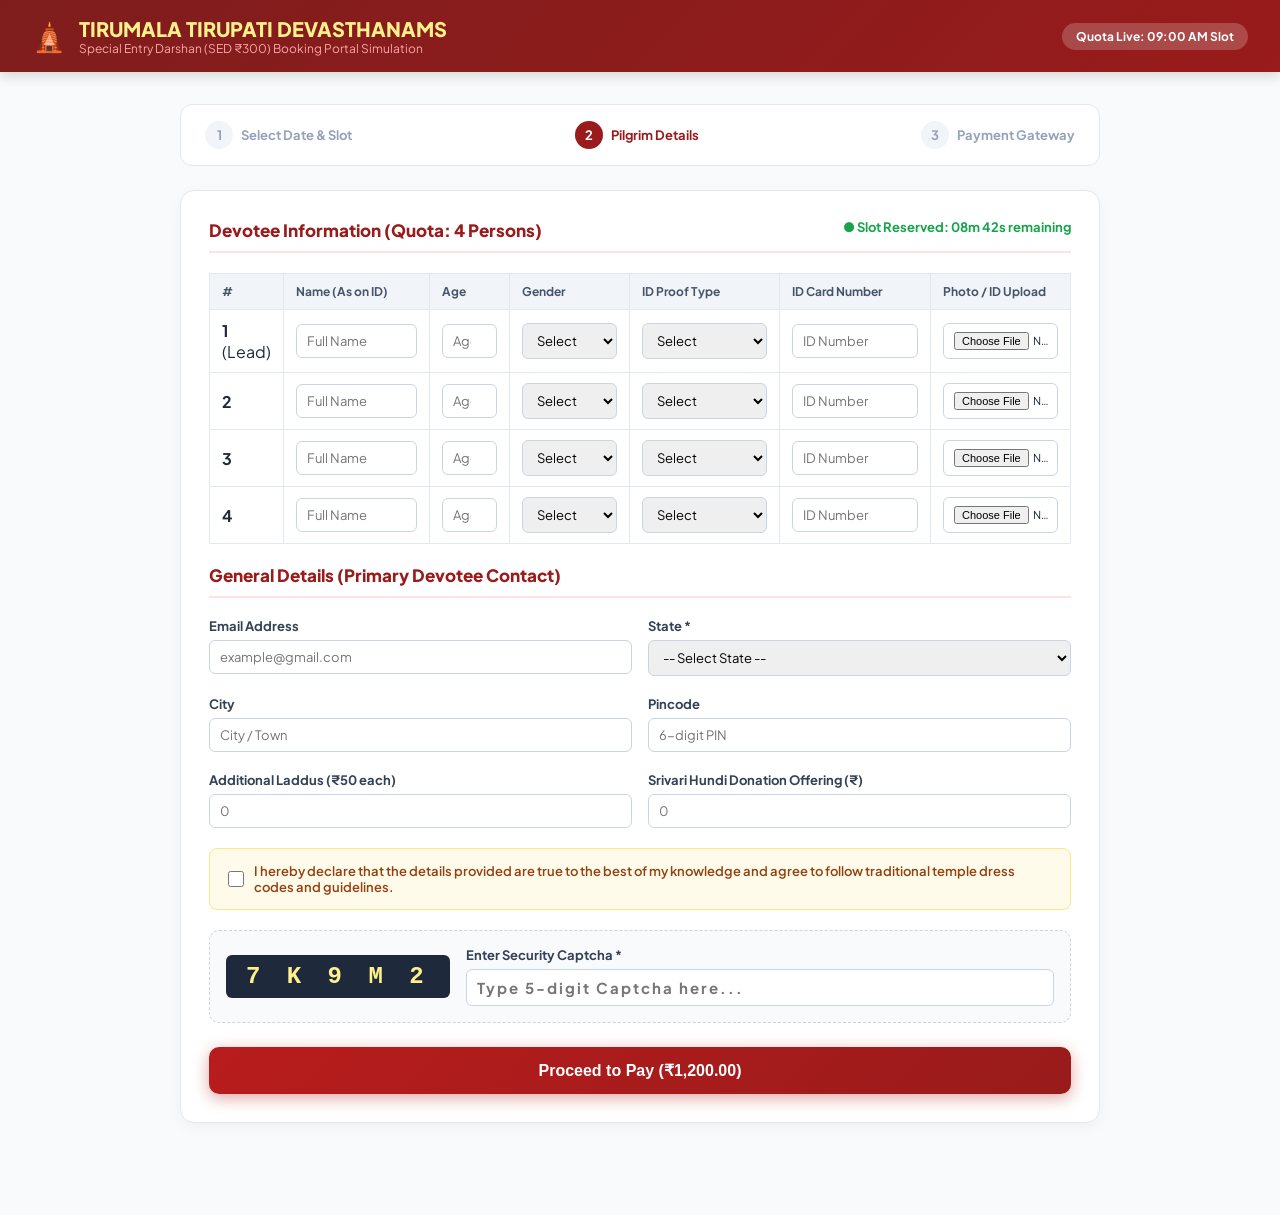
<file: demo_portal/index.html>
<!DOCTYPE html>
<html lang="en">
<head>
  <meta charset="UTF-8">
  <meta name="viewport" content="width=device-width, initial-scale=1.0">
  <title>TTD Devasthanams - Online Darshan Booking Demo</title>
  <link rel="preconnect" href="https://fonts.googleapis.com">
  <link rel="preconnect" href="https://fonts.gstatic.com" crossorigin>
  <link href="https://fonts.googleapis.com/css2?family=Plus+Jakarta+Sans:wght@400;500;600;700;800&display=swap" rel="stylesheet">
  <style>
    :root {
      --primary: #991b1b;
      --primary-gold: #b45309;
      --bg: #f8fafc;
      --card-bg: #ffffff;
      --border: #e2e8f0;
      --text: #1e293b;
    }

    * { margin: 0; padding: 0; box-sizing: border-box; }
    body {
      font-family: 'Plus Jakarta Sans', sans-serif;
      background-color: var(--bg);
      color: var(--text);
      padding-bottom: 60px;
    }

    .top-header {
      background: linear-gradient(135deg, #7f1d1d, #991b1b);
      color: #ffffff;
      padding: 16px 32px;
      display: flex;
      justify-content: space-between;
      align-items: center;
      box-shadow: 0 4px 12px rgba(0, 0, 0, 0.15);
    }

    .header-brand {
      display: flex;
      align-items: center;
      gap: 12px;
    }

    .header-brand h1 {
      font-size: 20px;
      font-weight: 800;
      color: #fef08a;
    }

    .header-brand p {
      font-size: 12px;
      color: #fca5a5;
    }

    .container {
      max-width: 960px;
      margin: 32px auto;
      padding: 0 20px;
    }

    .booking-stepper {
      display: flex;
      justify-content: space-between;
      margin-bottom: 24px;
      background: var(--card-bg);
      padding: 16px 24px;
      border-radius: 12px;
      border: 1px solid var(--border);
    }

    .step-item {
      display: flex;
      align-items: center;
      gap: 8px;
      font-size: 13px;
      font-weight: 700;
      color: #94a3b8;
    }

    .step-item.active {
      color: var(--primary);
    }

    .step-number {
      width: 28px;
      height: 28px;
      border-radius: 50%;
      background: #f1f5f9;
      display: flex;
      align-items: center;
      justify-content: center;
    }

    .step-item.active .step-number {
      background: var(--primary);
      color: #ffffff;
    }

    .booking-card {
      background: var(--card-bg);
      border-radius: 14px;
      border: 1px solid var(--border);
      padding: 28px;
      margin-bottom: 20px;
      box-shadow: 0 4px 16px rgba(0, 0, 0, 0.04);
    }

    .card-title {
      font-size: 17px;
      font-weight: 800;
      color: var(--primary);
      border-bottom: 2px solid #fee2e2;
      padding-bottom: 10px;
      margin-bottom: 20px;
      display: flex;
      justify-content: space-between;
    }

    .pilgrim-table {
      width: 100%;
      border-collapse: collapse;
      margin-bottom: 20px;
    }

    .pilgrim-table th {
      background: #f1f5f9;
      text-align: left;
      padding: 10px 12px;
      font-size: 12px;
      font-weight: 700;
      color: #475569;
      border: 1px solid var(--border);
    }

    .pilgrim-table td {
      padding: 10px 12px;
      border: 1px solid var(--border);
      vertical-align: middle;
    }

    .table-input, .table-select {
      width: 100%;
      padding: 8px 10px;
      border: 1px solid #cbd5e1;
      border-radius: 6px;
      font-family: inherit;
      font-size: 13px;
    }

    .table-input:focus, .table-select:focus {
      outline: 2px solid var(--primary-gold);
      border-color: var(--primary-gold);
    }

    .grid-2 {
      display: grid;
      grid-template-columns: 1fr 1fr;
      gap: 16px;
      margin-bottom: 20px;
    }

    .form-group {
      display: flex;
      flex-direction: column;
      gap: 6px;
    }

    .form-group label {
      font-size: 13px;
      font-weight: 700;
      color: #334155;
    }

    .terms-box {
      background: #fffbeb;
      border: 1px solid #fde68a;
      padding: 14px 18px;
      border-radius: 8px;
      margin-bottom: 20px;
      display: flex;
      align-items: center;
      gap: 10px;
      font-size: 13px;
      color: #92400e;
      font-weight: 600;
    }

    .captcha-container {
      display: flex;
      align-items: center;
      gap: 16px;
      background: #f8fafc;
      padding: 16px;
      border-radius: 10px;
      border: 1px dashed #cbd5e1;
      margin-bottom: 24px;
    }

    .captcha-code-box {
      background: #1e293b;
      color: #fef08a;
      font-family: monospace;
      font-size: 24px;
      font-weight: 900;
      letter-spacing: 6px;
      padding: 8px 20px;
      border-radius: 6px;
      user-select: none;
    }

    .btn-submit {
      background: linear-gradient(135deg, #b91c1c, #991b1b);
      color: #ffffff;
      font-size: 16px;
      font-weight: 800;
      padding: 14px 32px;
      border: none;
      border-radius: 10px;
      cursor: pointer;
      box-shadow: 0 4px 16px rgba(185, 28, 28, 0.4);
      width: 100%;
      transition: all 0.15s ease;
    }

    .btn-submit:hover {
      background: linear-gradient(135deg, #dc2626, #b91c1c);
      transform: translateY(-1px);
    }
  </style>
</head>
<body>
  <!-- Header -->
  <header class="top-header">
    <div class="header-brand">
      <div style="font-size: 28px;">🛕</div>
      <div>
        <h1>TIRUMALA TIRUPATI DEVASTHANAMS</h1>
        <p>Special Entry Darshan (SED ₹300) Booking Portal Simulation</p>
      </div>
    </div>
    <div style="background: rgba(255,255,255,0.2); padding: 6px 14px; border-radius: 20px; font-size: 12px; font-weight: 700;">
      Quota Live: 09:00 AM Slot
    </div>
  </header>

  <div class="container">
    <!-- Stepper -->
    <div class="booking-stepper">
      <div class="step-item"><div class="step-number">1</div> Select Date & Slot</div>
      <div class="step-item active"><div class="step-number">2</div> Pilgrim Details</div>
      <div class="step-item"><div class="step-number">3</div> Payment Gateway</div>
    </div>

    <!-- Pilgrim Table Card -->
    <div class="booking-card">
      <div class="card-title">
        <span>Devotee Information (Quota: 4 Persons)</span>
        <span style="font-size: 13px; color: #16a34a; font-weight: 700;">● Slot Reserved: 08m 42s remaining</span>
      </div>

      <table class="pilgrim-table">
        <thead>
          <tr>
            <th style="width: 50px;">#</th>
            <th>Name (As on ID)</th>
            <th style="width: 80px;">Age</th>
            <th style="width: 120px;">Gender</th>
            <th style="width: 150px;">ID Proof Type</th>
            <th>ID Card Number</th>
            <th style="width: 140px;">Photo / ID Upload</th>
          </tr>
        </thead>
        <tbody>
          <!-- Row 1: Primary -->
          <tr class="pilgrim-row">
            <td><strong>1</strong> (Lead)</td>
            <td><input type="text" formcontrolname="name_0" id="name_0" placeholder="Full Name" class="table-input"></td>
            <td><input type="number" formcontrolname="age_0" id="age_0" placeholder="Age" class="table-input"></td>
            <td>
              <select formcontrolname="gender_0" id="gender_0" class="table-select">
                <option value="">Select</option>
                <option value="Male">Male</option>
                <option value="Female">Female</option>
                <option value="Transgender">Transgender</option>
              </select>
            </td>
            <td>
              <select formcontrolname="idProofType_0" id="idProofType_0" class="table-select">
                <option value="">Select</option>
                <option value="Aadhaar Card">Aadhaar Card</option>
                <option value="Passport">Passport</option>
                <option value="Voter ID">Voter ID</option>
                <option value="PAN Card">PAN Card</option>
              </select>
            </td>
            <td><input type="text" formcontrolname="idProofNumber_0" id="idProofNumber_0" placeholder="ID Number" class="table-input"></td>
            <td><input type="file" id="file_0" class="table-input" style="font-size: 11px;"></td>
          </tr>

          <!-- Row 2 -->
          <tr class="pilgrim-row">
            <td><strong>2</strong></td>
            <td><input type="text" formcontrolname="name_1" id="name_1" placeholder="Full Name" class="table-input"></td>
            <td><input type="number" formcontrolname="age_1" id="age_1" placeholder="Age" class="table-input"></td>
            <td>
              <select formcontrolname="gender_1" id="gender_1" class="table-select">
                <option value="">Select</option>
                <option value="Male">Male</option>
                <option value="Female">Female</option>
                <option value="Transgender">Transgender</option>
              </select>
            </td>
            <td>
              <select formcontrolname="idProofType_1" id="idProofType_1" class="table-select">
                <option value="">Select</option>
                <option value="Aadhaar Card">Aadhaar Card</option>
                <option value="Passport">Passport</option>
                <option value="Voter ID">Voter ID</option>
              </select>
            </td>
            <td><input type="text" formcontrolname="idProofNumber_1" id="idProofNumber_1" placeholder="ID Number" class="table-input"></td>
            <td><input type="file" id="file_1" class="table-input" style="font-size: 11px;"></td>
          </tr>

          <!-- Row 3 -->
          <tr class="pilgrim-row">
            <td><strong>3</strong></td>
            <td><input type="text" formcontrolname="name_2" id="name_2" placeholder="Full Name" class="table-input"></td>
            <td><input type="number" formcontrolname="age_2" id="age_2" placeholder="Age" class="table-input"></td>
            <td>
              <select formcontrolname="gender_2" id="gender_2" class="table-select">
                <option value="">Select</option>
                <option value="Male">Male</option>
                <option value="Female">Female</option>
              </select>
            </td>
            <td>
              <select formcontrolname="idProofType_2" id="idProofType_2" class="table-select">
                <option value="">Select</option>
                <option value="Aadhaar Card">Aadhaar Card</option>
                <option value="Passport">Passport</option>
              </select>
            </td>
            <td><input type="text" formcontrolname="idProofNumber_2" id="idProofNumber_2" placeholder="ID Number" class="table-input"></td>
            <td><input type="file" id="file_2" class="table-input" style="font-size: 11px;"></td>
          </tr>

          <!-- Row 4 -->
          <tr class="pilgrim-row">
            <td><strong>4</strong></td>
            <td><input type="text" formcontrolname="name_3" id="name_3" placeholder="Full Name" class="table-input"></td>
            <td><input type="number" formcontrolname="age_3" id="age_3" placeholder="Age" class="table-input"></td>
            <td>
              <select formcontrolname="gender_3" id="gender_3" class="table-select">
                <option value="">Select</option>
                <option value="Male">Male</option>
                <option value="Female">Female</option>
              </select>
            </td>
            <td>
              <select formcontrolname="idProofType_3" id="idProofType_3" class="table-select">
                <option value="">Select</option>
                <option value="Aadhaar Card">Aadhaar Card</option>
              </select>
            </td>
            <td><input type="text" formcontrolname="idProofNumber_3" id="idProofNumber_3" placeholder="ID Number" class="table-input"></td>
            <td><input type="file" id="file_3" class="table-input" style="font-size: 11px;"></td>
          </tr>
        </tbody>
      </table>

      <!-- General Details / Contact Information -->
      <div class="card-title" style="margin-top: 10px;">
        <span>General Details (Primary Devotee Contact)</span>
      </div>
      <div class="grid-2">
        <div class="form-group">
          <label>Email Address</label>
          <input type="email" formcontrolname="email" name="email" id="email" placeholder="example@gmail.com" class="table-input">
        </div>
        <div class="form-group">
          <label>State *</label>
          <select formcontrolname="state" name="state" id="state" class="table-select">
            <option value="">-- Select State --</option>
            <option value="Andhra Pradesh">Andhra Pradesh</option>
            <option value="Telangana">Telangana</option>
            <option value="Tamil Nadu">Tamil Nadu</option>
            <option value="Karnataka">Karnataka</option>
            <option value="Maharashtra">Maharashtra</option>
            <option value="Kerala">Kerala</option>
            <option value="Gujarat">Gujarat</option>
            <option value="Delhi">Delhi</option>
            <option value="Rajasthan">Rajasthan</option>
            <option value="Uttar Pradesh">Uttar Pradesh</option>
            <option value="West Bengal">West Bengal</option>
            <option value="Other">Other</option>
          </select>
        </div>
      </div>
      <div class="grid-2">
        <div class="form-group">
          <label>City</label>
          <input type="text" formcontrolname="city" name="city" id="city" placeholder="City / Town" class="table-input">
        </div>
        <div class="form-group">
          <label>Pincode</label>
          <input type="text" formcontrolname="pincode" name="pincode" id="pincode" placeholder="6-digit PIN" class="table-input">
        </div>
      </div>

      <!-- Offerings Grid -->
      <div class="grid-2">
        <div class="form-group">
          <label>Additional Laddus (₹50 each)</label>
          <input type="number" formcontrolname="extraLaddu" id="extraLaddu" placeholder="0" class="table-input">
        </div>
        <div class="form-group">
          <label>Srivari Hundi Donation Offering (₹)</label>
          <input type="number" formcontrolname="hundiAmount" id="hundiAmount" placeholder="0" class="table-input">
        </div>
      </div>

      <!-- Terms & Conditions -->
      <div class="terms-box">
        <input type="checkbox" id="agree" name="agree" formcontrolname="agree" style="width: 18px; height: 18px; cursor: pointer;">
        <label for="agree" style="cursor: pointer;">
          I hereby declare that the details provided are true to the best of my knowledge and agree to follow traditional temple dress codes and guidelines.
        </label>
      </div>

      <!-- Captcha Section -->
      <div class="captcha-container">
        <div class="captcha-code-box">7 K 9 M 2</div>
        <div class="form-group" style="flex: 1;">
          <label>Enter Security Captcha *</label>
          <input type="text" formcontrolname="captcha" id="captcha" placeholder="Type 5-digit Captcha here..." class="table-input" style="font-size: 15px; font-weight: 700; letter-spacing: 2px;">
        </div>
      </div>

      <!-- Submit button -->
      <button type="button" class="btn-submit" onclick="alert('Form submitted successfully! Simulation complete.')">
        Proceed to Pay (₹1,200.00)
      </button>
    </div>
  </div>
</body>
</html>
</file>
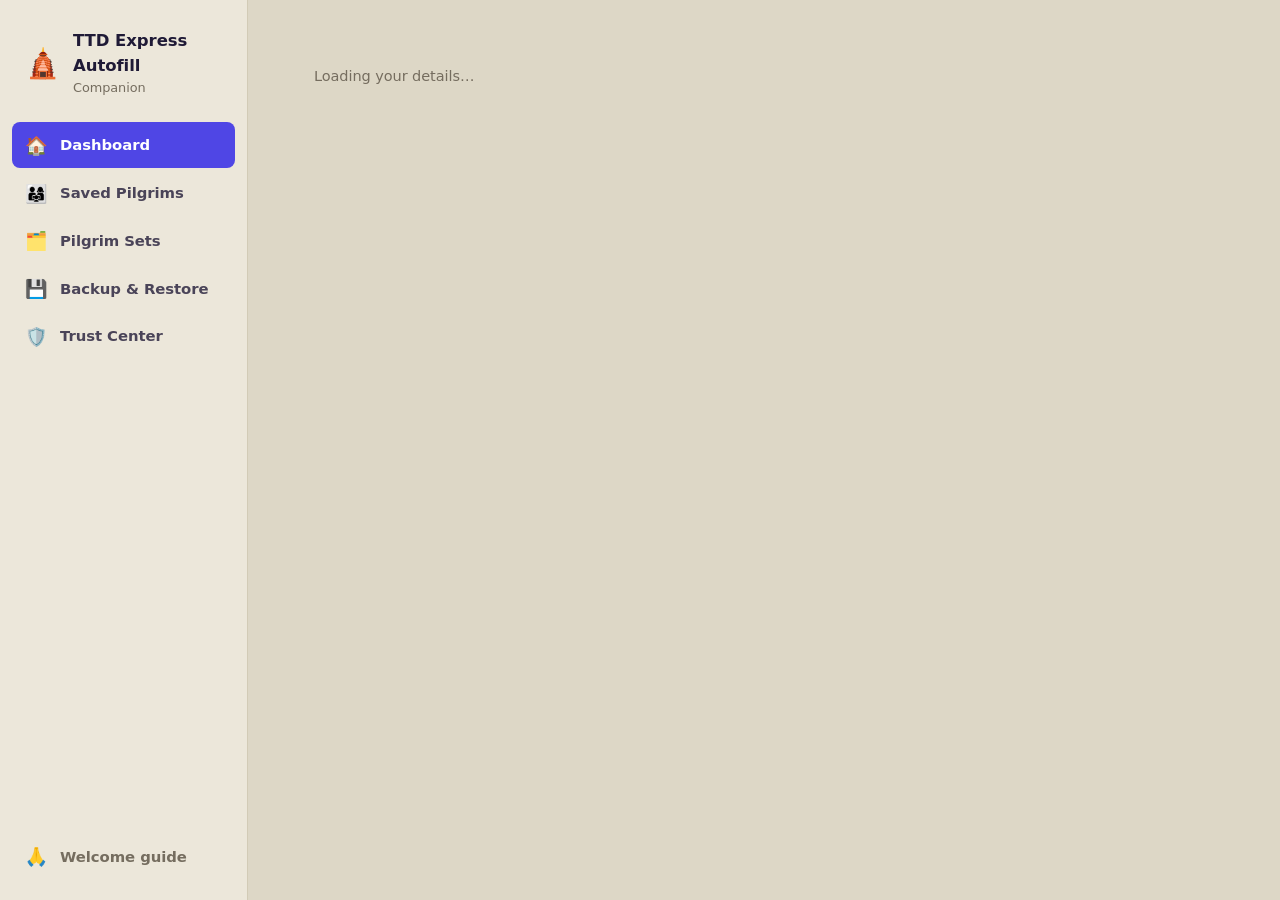
<file: src/options/index.html>
<!DOCTYPE html>
<html lang="en">
  <head>
    <meta charset="UTF-8" />
    <meta name="viewport" content="width=device-width, initial-scale=1.0" />
    <title>TTD Express Autofill — Companion</title>
    <script type="module" crossorigin src="../../assets/index.html-DmUjX5Qv.js"></script>
    <link rel="stylesheet" crossorigin href="../../assets/styles-BrcoLmkp.css">
    <link rel="stylesheet" crossorigin href="../../assets/index-Cqtib-SD.css">
  </head>
  <body>
    <div id="root"></div>
  </body>
</html>
</file>
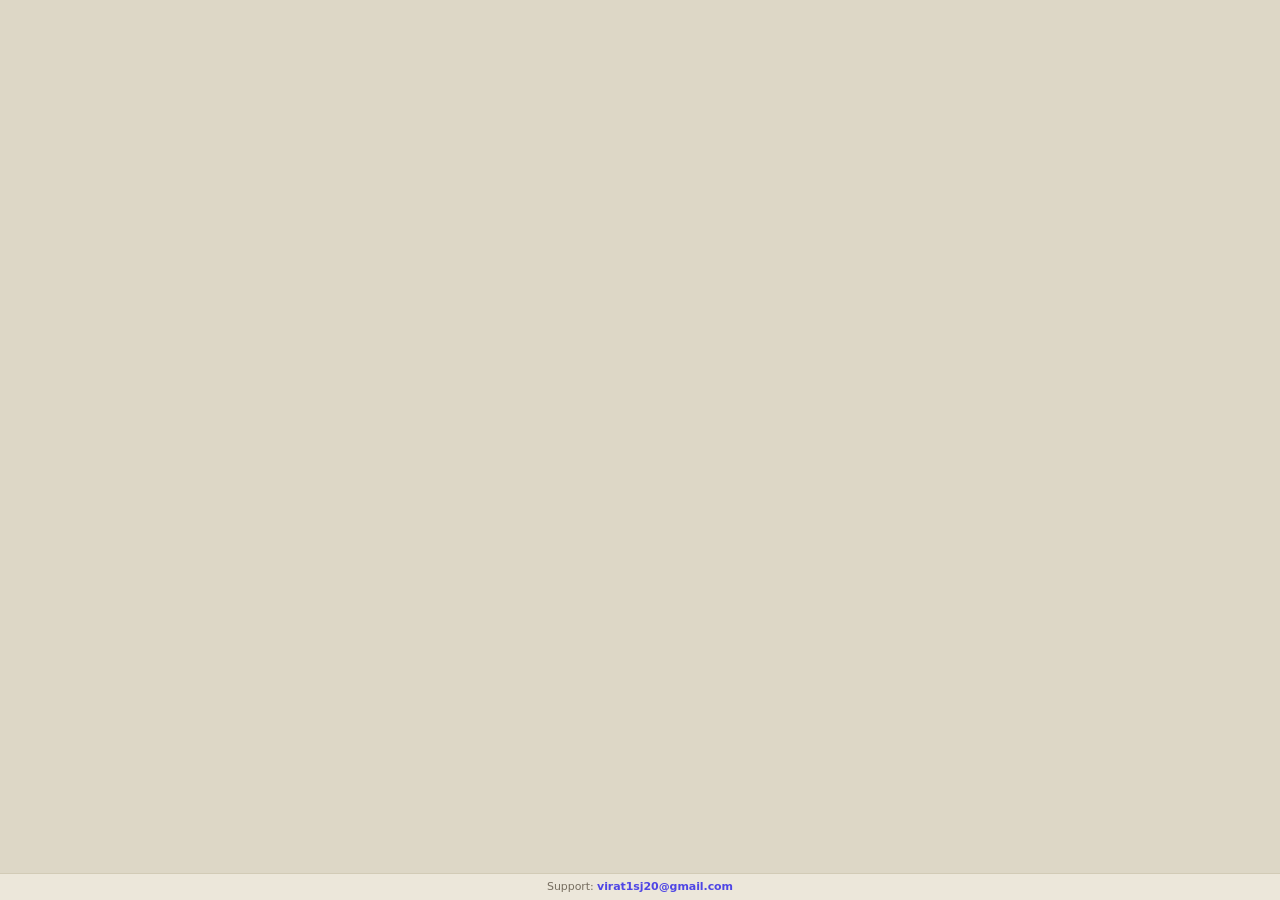
<file: src/popup/index.html>
<!DOCTYPE html>
<html lang="en">
  <head>
    <meta charset="UTF-8" />
    <meta name="viewport" content="width=device-width, initial-scale=1.0" />
    <title>TTD Express Autofill</title>
    <script type="module" crossorigin src="../../assets/index.html-cGku8Gcp.js"></script>
    <link rel="stylesheet" crossorigin href="../../assets/styles-BrcoLmkp.css">
  </head>
  <body>
    <div id="root"></div>
    <div style="position: fixed; bottom: 0; left: 0; right: 0; background: var(--card-bg, #ece7da); border-top: 1px solid var(--border-color, #d2cbb6); padding: 5px 12px; text-align: center; font-size: 11px; z-index: 9999; color: var(--text-muted, #756d5f);">
      Support: <a href="mailto:virat1sj20@gmail.com" style="color: var(--primary-color, #4f46e5); font-weight: 700; text-decoration: none;">virat1sj20@gmail.com</a>
    </div>
  </body>
</html>
</file>
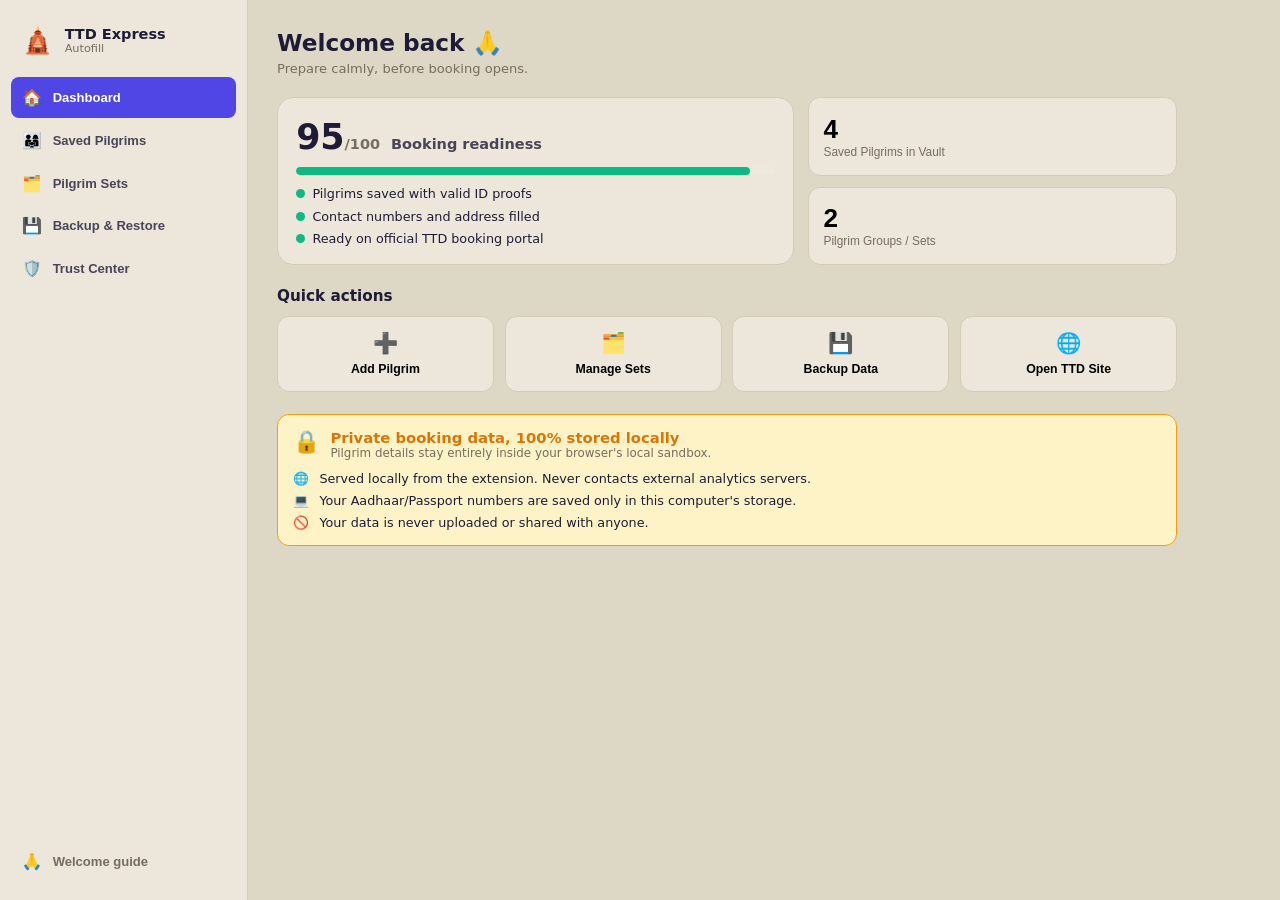
<file: options/options.html>
<!DOCTYPE html>
<html lang="en">
<head>
  <meta charset="UTF-8">
  <meta name="viewport" content="width=device-width, initial-scale=1.0">
  <title>TTD Express Autofill - Options & Family Vault</title>
  <link rel="stylesheet" href="options.css">
</head>
<body>
  <div class="opt-root">
    <!-- Sidebar -->
    <aside class="opt-sidebar">
      <div class="opt-brand">
        <span class="opt-brand-mark">🛕</span>
        <div>
          <div class="opt-brand-title">TTD Express</div>
          <div class="opt-brand-sub">Autofill</div>
        </div>
      </div>

      <nav class="opt-nav">
        <button class="opt-nav-item is-active" data-route="dashboard">
          <span class="opt-nav-icon">🏠</span>
          <span>Dashboard</span>
        </button>
        <button class="opt-nav-item" data-route="family-vault">
          <span class="opt-nav-icon">👨‍👩‍👧</span>
          <span>Saved Pilgrims</span>
        </button>
        <button class="opt-nav-item" data-route="sets">
          <span class="opt-nav-icon">🗂️</span>
          <span>Pilgrim Sets</span>
        </button>
        <button class="opt-nav-item" data-route="backup">
          <span class="opt-nav-icon">💾</span>
          <span>Backup & Restore</span>
        </button>
        <button class="opt-nav-item" data-route="trust">
          <span class="opt-nav-icon">🛡️</span>
          <span>Trust Center</span>
        </button>
      </nav>

      <button class="opt-nav-item opt-nav-quiet" id="btn-open-guide">
        <span class="opt-nav-icon">🙏</span>
        <span>Welcome guide</span>
      </button>
    </aside>

    <!-- Main Screens Container -->
    <main class="opt-main">
      <!-- 1. DASHBOARD SCREEN -->
      <div id="screen-dashboard" class="opt-screen">
        <header class="opt-screen-head">
          <div>
            <h1>Welcome back 🙏</h1>
            <p class="opt-muted">Prepare calmly, before booking opens.</p>
          </div>
        </header>

        <div class="opt-dash-grid">
          <!-- Readiness Box -->
          <section class="opt-readiness opt-readiness-good">
            <div class="opt-readiness-score">
              <div class="opt-readiness-num" id="dash-score-num">95<span>/100</span></div>
              <div class="opt-readiness-label">Booking readiness</div>
            </div>
            <div class="opt-readiness-bar">
              <div id="dash-readiness-bar-fill" style="width: 95%;"></div>
            </div>
            <ul class="opt-readiness-checks" id="dash-readiness-list">
              <li><span class="opt-dot-status opt-dot-success"></span><span>Pilgrims saved with valid ID proofs</span></li>
              <li><span class="opt-dot-status opt-dot-success"></span><span>Contact numbers and address filled</span></li>
              <li><span class="opt-dot-status opt-dot-success"></span><span>Ready on official TTD booking portal</span></li>
            </ul>
          </section>

          <!-- Stats -->
          <div class="opt-dash-stats">
            <button class="opt-stat" id="stat-pilgrims-btn">
              <div class="opt-stat-value" id="stat-pilgrims-count">4</div>
              <div class="opt-stat-label">Saved Pilgrims in Vault</div>
            </button>
            <button class="opt-stat" id="stat-sets-btn">
              <div class="opt-stat-value" id="stat-sets-count">2</div>
              <div class="opt-stat-label">Pilgrim Groups / Sets</div>
            </button>
          </div>
        </div>

        <!-- Quick Actions Grid -->
        <section class="opt-quick">
          <h2 class="opt-h2">Quick actions</h2>
          <div class="opt-quick-grid">
            <button class="opt-quick-action" id="qa-add-pilgrim"><span class="opt-quick-icon">➕</span>Add Pilgrim</button>
            <button class="opt-quick-action" id="qa-manage-sets"><span class="opt-quick-icon">🗂️</span>Manage Sets</button>
            <button class="opt-quick-action" id="qa-backup"><span class="opt-quick-icon">💾</span>Backup Data</button>
            <button class="opt-quick-action" id="qa-ttd"><span class="opt-quick-icon">🌐</span>Open TTD Site</button>
          </div>
        </section>

        <!-- Privacy Assurance Card -->
        <section class="opt-privacy">
          <div class="opt-privacy-head">
            <span class="opt-privacy-icon">🔒</span>
            <div>
              <strong>Private booking data, 100% stored locally</strong>
              <p class="opt-muted opt-small">Pilgrim details stay entirely inside your browser's local sandbox.</p>
            </div>
          </div>
          <ul class="opt-privacy-list">
            <li><span>🌐</span><span>Served locally from the extension. Never contacts external analytics servers.</span></li>
            <li><span>💻</span><span>Your Aadhaar/Passport numbers are saved only in this computer's storage.</span></li>
            <li><span>🚫</span><span>Your data is never uploaded or shared with anyone.</span></li>
          </ul>
        </section>
      </div>

      <!-- 2. SAVED PILGRIMS (FAMILY VAULT) SCREEN -->
      <div id="screen-family-vault" class="opt-screen" style="display: none;">
        <header class="opt-screen-head">
          <div>
            <h1>Saved Pilgrims (Family Vault)</h1>
            <p class="opt-muted">Saved pilgrims ready to autofill. Stored securely on this browser.</p>
          </div>
          <button class="opt-btn opt-btn-primary" id="btn-vault-add-new">+ Add pilgrim</button>
        </header>

        <div class="opt-card-grid" id="vault-cards-grid">
          <!-- Dynamically populated with vault cards -->
        </div>

        <!-- Add / Edit Pilgrim Form Modal / Area -->
        <div id="vault-form-area" style="display: none;" class="opt-form-container">
          <h2 class="opt-h2" id="vault-form-title">Add Pilgrim</h2>
          <div class="opt-form">
            <div class="opt-form-row">
              <label class="opt-field">
                <span class="opt-field-label">Full Name <span class="opt-req">*</span></span>
                <input type="text" id="vf-name" placeholder="As printed on official ID" required>
              </label>
              <label class="opt-field">
                <span class="opt-field-label">Relationship</span>
                <select id="vf-relation">
                  <option value="Self">Self</option>
                  <option value="Spouse">Spouse</option>
                  <option value="Father">Father</option>
                  <option value="Mother">Mother</option>
                  <option value="Son">Son</option>
                  <option value="Daughter">Daughter</option>
                  <option value="Brother">Brother</option>
                  <option value="Sister">Sister</option>
                  <option value="Grandfather">Grandfather</option>
                  <option value="Grandmother">Grandmother</option>
                  <option value="Other">Other</option>
                </select>
              </label>
            </div>

            <div class="opt-form-row">
              <label class="opt-field">
                <span class="opt-field-label">Gender <span class="opt-req">*</span></span>
                <select id="vf-gender">
                  <option value="Male">Male</option>
                  <option value="Female">Female</option>
                  <option value="Transgender">Transgender</option>
                </select>
              </label>
              <label class="opt-field">
                <span class="opt-field-label">Age</span>
                <input type="number" id="vf-age" min="1" max="120" placeholder="e.g. 45">
              </label>
            </div>

            <fieldset class="opt-fieldset">
              <legend>Identity & ID Proof</legend>
              <div class="opt-form-row">
                <label class="opt-field">
                  <span class="opt-field-label">ID Proof Type</span>
                  <select id="vf-id-type">
                    <option value="Aadhaar Card">Aadhaar Card</option>
                    <option value="Passport">Passport</option>
                    <option value="Voter ID">Voter ID</option>
                    <option value="PAN Card">PAN Card</option>
                    <option value="Driving License">Driving License</option>
                  </select>
                </label>
                <label class="opt-field">
                  <span class="opt-field-label">ID Proof Number</span>
                  <input type="text" id="vf-id-number" placeholder="12-digit Aadhaar / ID Card No.">
                </label>
              </div>

              <!-- Passport fields -->
              <div id="vf-passport-row" class="opt-form-row" style="display: none;">
                <label class="opt-field">
                  <span class="opt-field-label">Passport Country</span>
                  <input type="text" id="vf-pass-country" placeholder="e.g. USA / India">
                </label>
                <label class="opt-field">
                  <span class="opt-field-label">Visa / OCI Number</span>
                  <input type="text" id="vf-visa-number" placeholder="Visa Number">
                </label>
              </div>
            </fieldset>

            <fieldset class="opt-fieldset">
              <legend>Contact & Address</legend>
              <div class="opt-form-row">
                <label class="opt-field">
                  <span class="opt-field-label">Mobile Number</span>
                  <input type="text" id="vf-mobile" placeholder="10 digits">
                </label>
                <label class="opt-field">
                  <span class="opt-field-label">State</span>
                  <input type="text" id="vf-state" value="Andhra Pradesh">
                </label>
                <label class="opt-field">
                  <span class="opt-field-label">City</span>
                  <input type="text" id="vf-city" placeholder="City / Town">
                </label>
                <label class="opt-field">
                  <span class="opt-field-label">Pincode</span>
                  <input type="text" id="vf-pincode" placeholder="6 digits">
                </label>
              </div>
            </fieldset>

            <div class="opt-form-actions">
              <button type="button" class="opt-btn opt-btn-ghost" id="btn-vf-cancel">Cancel</button>
              <button type="button" class="opt-btn opt-btn-primary" id="btn-vf-save">Save to Vault</button>
            </div>
          </div>
        </div>
      </div>

      <!-- 3. PILGRIM SETS SCREEN -->
      <div id="screen-sets" class="opt-screen" style="display: none;">
        <header class="opt-screen-head">
          <div>
            <h1>Pilgrim Sets</h1>
            <p class="opt-muted">Group people you often book together to populate all 6 slots in one click.</p>
          </div>
        </header>

        <div class="opt-set-create">
          <input type="text" id="input-new-set-name" placeholder="New set name (e.g. Parents, Family (4), Friends)">
          <button class="opt-btn opt-btn-primary" id="btn-create-set">+ Create set</button>
        </div>

        <div class="opt-set-list" id="sets-list-container">
          <!-- Rendered dynamically -->
        </div>
      </div>

      <!-- 4. BACKUP & RESTORE SCREEN -->
      <div id="screen-backup" class="opt-screen" style="display: none;">
        <header class="opt-screen-head">
          <div>
            <h1>Backup & Restore</h1>
            <p class="opt-muted">Move your devotee data to a new browser or keep a safe offline copy.</p>
          </div>
        </header>

        <div class="opt-backup-grid">
          <!-- Export -->
          <section class="opt-backup-card">
            <h2 class="opt-h2">Export</h2>
            <p class="opt-muted opt-small">Download a backup file of all your saved pilgrims and sets.</p>
            <button class="opt-btn opt-btn-primary" id="btn-export-backup">Download Backup JSON</button>
          </section>

          <!-- Restore -->
          <section class="opt-backup-card">
            <h2 class="opt-h2">Restore</h2>
            <p class="opt-muted opt-small">Import a backup file to restore your saved pilgrim profiles.</p>
            <input type="file" id="input-restore-file" accept=".json" class="opt-file-input">
          </section>
        </div>
      </div>

      <!-- 5. TRUST CENTER SCREEN -->
      <div id="screen-trust" class="opt-screen" style="display: none;">
        <header class="opt-screen-head">
          <div>
            <h1>Trust Center</h1>
            <p class="opt-muted">Exactly what this tool does — and the lines it will never cross.</p>
          </div>
        </header>

        <section class="opt-trust-grid">
          <div class="opt-trust-card">
            <span class="opt-trust-icon">👆</span>
            <strong>Autofill only on your click</strong>
            <p class="opt-muted opt-small">The extension acts only when you press the fill button.</p>
          </div>
          <div class="opt-trust-card">
            <span class="opt-trust-icon">🚫</span>
            <strong>Never bypasses security</strong>
            <p class="opt-muted opt-small">It does not solve CAPTCHAs, read OTPs, or touch payments.</p>
          </div>
          <div class="opt-trust-card">
            <span class="opt-trust-icon">💻</span>
            <strong>Your data stays on this browser</strong>
            <p class="opt-muted opt-small">Profiles are saved strictly in this browser's local sandbox storage.</p>
          </div>
          <div class="opt-trust-card">
            <span class="opt-trust-icon">🏛️</span>
            <strong>Independent Helper</strong>
            <p class="opt-muted opt-small">Created by devotees for devotees to spare high-pressure rush.</p>
          </div>
        </section>

        <!-- Support & Contact -->
        <section class="opt-trust-card" style="margin-top: 20px; border-color: var(--primary-color);">
          <span class="opt-trust-icon">✉️</span>
          <strong>Developer Support & Contact</strong>
          <p class="opt-muted opt-small">For questions, feedback, or assistance, contact: <a href="mailto:virat1sj20@gmail.com" style="color: var(--primary-color); font-weight: 700;">virat1sj20@gmail.com</a></p>
        </section>

        <!-- Danger Zone -->
        <section class="opt-danger-zone" style="margin-top: 24px;">
          <h2 class="opt-h2 opt-danger-text">Delete saved profiles & preferences</h2>
          <p class="opt-muted opt-small">Permanently removes all saved pilgrims, sets, and preferences from this browser.</p>
          <div class="opt-danger-confirm" style="margin-top: 10px;">
            <input type="text" id="input-danger-confirm" placeholder="Type DELETE to confirm">
            <button class="opt-btn opt-btn-danger" id="btn-danger-delete" disabled>Delete saved data</button>
          </div>
        </section>
      </div>
    </main>
  </div>

  <script src="options.js"></script>
</body>
</html>
</file>
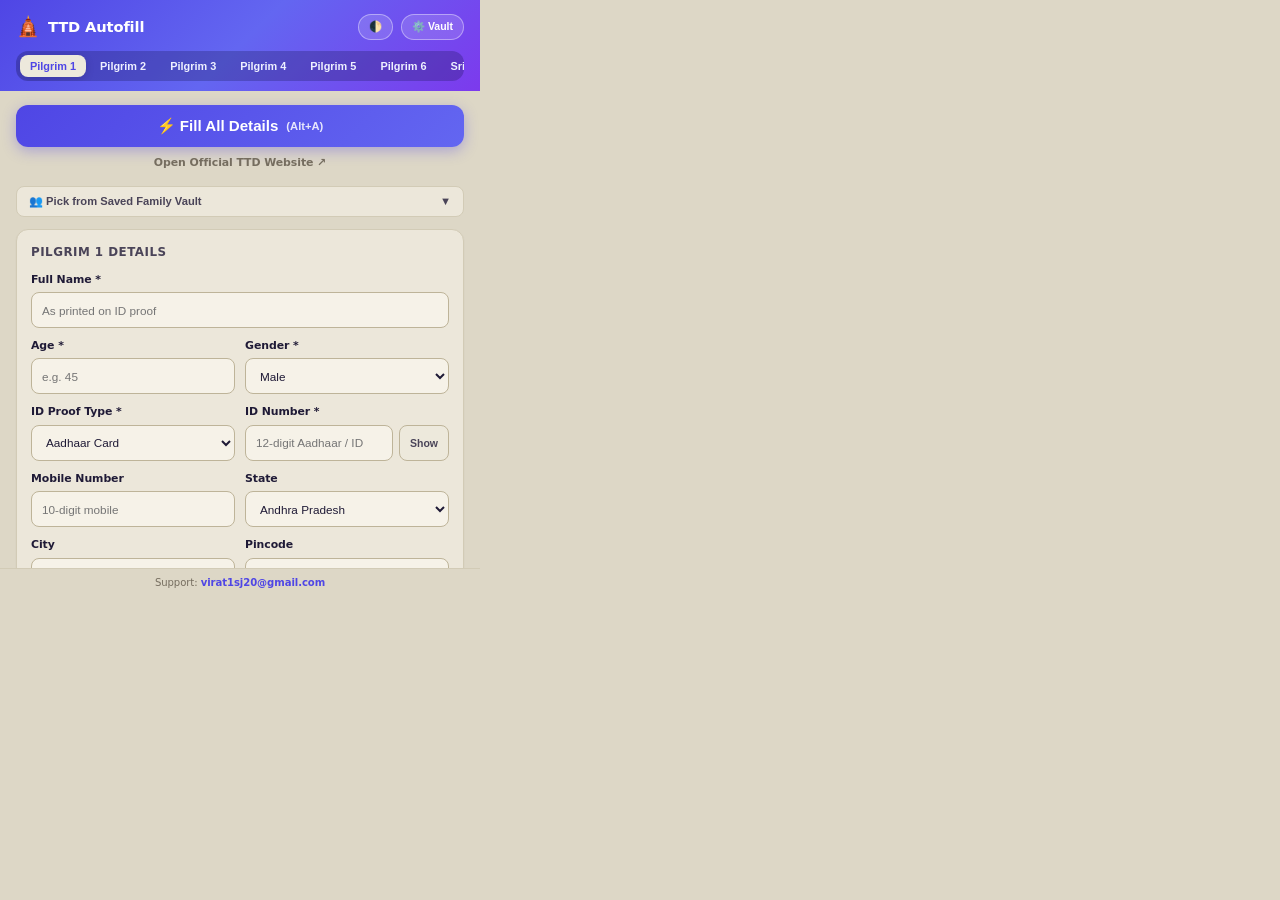
<file: popup/popup.html>
<!DOCTYPE html>
<html lang="en">
<head>
  <meta charset="UTF-8">
  <meta name="viewport" content="width=device-width, initial-scale=1.0">
  <title>TTD Express Autofill</title>
  <link rel="stylesheet" href="popup.css">
</head>
<body>
  <div class="container">
    <!-- Header -->
    <header>
      <div class="header-top">
        <div class="header-brand">
          <span class="header-icon">🛕</span>
          <h1>TTD Autofill</h1>
        </div>
        <div class="header-actions">
          <button id="btn-theme-toggle" class="header-btn" title="Toggle Light/Dark Theme">🌓</button>
          <button id="btn-open-vault" class="header-btn" title="Open Family Vault Dashboard">⚙️ Vault</button>
        </div>
      </div>

      <!-- Horizontal Tab Bar -->
      <div class="tab-nav-row">
        <div class="tab-nav" id="tab-nav-list">
          <button class="tab-btn active" data-tab="0">Pilgrim 1</button>
          <button class="tab-btn" data-tab="1">Pilgrim 2</button>
          <button class="tab-btn" data-tab="2">Pilgrim 3</button>
          <button class="tab-btn" data-tab="3">Pilgrim 4</button>
          <button class="tab-btn" data-tab="4">Pilgrim 5</button>
          <button class="tab-btn" data-tab="5">Pilgrim 6</button>
          <button class="tab-btn" data-tab="srivani">Srivani</button>
          <button class="tab-btn" data-tab="seva">Seva</button>
        </div>
      </div>
    </header>

    <!-- Main Content -->
    <main>
      <!-- Big Iconic Fill All Button -->
      <div class="fill-all-section">
        <button id="btn-fill-all" class="btn-fill-all">
          <span>⚡ Fill All Details</span>
          <span style="font-size: 0.8rem; opacity: 0.85;">(Alt+A)</span>
        </button>
        <a href="https://ttdevasthanams.ap.gov.in" target="_blank" class="booking-link-small">Open Official TTD Website ↗</a>
      </div>

      <!-- Quick Vault Picker -->
      <div class="vault-picker" id="vault-picker-box">
        <button class="vault-picker-toggle" id="btn-vault-toggle">
          <span>👥 Pick from Saved Family Vault</span>
          <span id="vault-arrow">▼</span>
        </button>
        <div class="vault-picker-list" id="vault-picker-list" style="display: none;">
          <!-- Dynamically filled with saved profiles -->
        </div>
      </div>

      <!-- Active Pilgrim Form View -->
      <div id="pilgrim-form-area">
        <div class="form-section">
          <h3 id="current-tab-title">Pilgrim 1 Details</h3>

          <div class="form-group">
            <label>Full Name *</label>
            <input type="text" id="p-name" placeholder="As printed on ID proof">
          </div>

          <div class="form-row">
            <div class="form-group">
              <label>Age *</label>
              <input type="number" id="p-age" min="1" max="120" placeholder="e.g. 45">
            </div>
            <div class="form-group">
              <label>Gender *</label>
              <select id="p-gender">
                <option value="Male">Male</option>
                <option value="Female">Female</option>
                <option value="Transgender">Transgender</option>
              </select>
            </div>
          </div>

          <div class="form-row">
            <div class="form-group">
              <label>ID Proof Type *</label>
              <select id="p-id-type">
                <option value="Aadhaar Card">Aadhaar Card</option>
                <option value="Passport">Passport</option>
                <option value="Voter ID">Voter ID</option>
                <option value="PAN Card">PAN Card</option>
                <option value="Driving License">Driving License</option>
              </select>
            </div>
            <div class="form-group">
              <label>ID Number *</label>
              <div class="input-reveal">
                <input type="password" id="p-id-number" placeholder="12-digit Aadhaar / ID">
                <button type="button" id="btn-toggle-id-reveal" class="reveal-btn">Show</button>
              </div>
            </div>
          </div>

          <!-- Passport specific fields (shown if Passport chosen) -->
          <div id="passport-extra-fields" style="display: none;">
            <div class="form-row">
              <div class="form-group">
                <label>Passport Country</label>
                <input type="text" id="p-pass-country" placeholder="e.g. USA / India">
              </div>
              <div class="form-group">
                <label>Visa Number</label>
                <input type="text" id="p-visa-number" placeholder="Visa / OCI No.">
              </div>
            </div>
          </div>

          <div class="form-row">
            <div class="form-group">
              <label>Mobile Number</label>
              <input type="text" id="p-mobile" placeholder="10-digit mobile">
            </div>
            <div class="form-group">
              <label>State</label>
              <select id="p-state">
                <option value="Andhra Pradesh">Andhra Pradesh</option>
                <option value="Telangana">Telangana</option>
                <option value="Tamil Nadu">Tamil Nadu</option>
                <option value="Karnataka">Karnataka</option>
                <option value="Maharashtra">Maharashtra</option>
                <option value="Kerala">Kerala</option>
                <option value="Andaman & Nicobar">Andaman & Nicobar</option>
                <option value="Arunachal Pradesh">Arunachal Pradesh</option>
                <option value="Assam">Assam</option>
                <option value="Bihar">Bihar</option>
                <option value="Chandigarh">Chandigarh</option>
                <option value="Chhattisgarh">Chhattisgarh</option>
                <option value="Dadra & Nagar Haveli">Dadra & Nagar Haveli</option>
                <option value="Daman & Diu">Daman & Diu</option>
                <option value="Delhi">Delhi</option>
                <option value="Goa">Goa</option>
                <option value="Gujarat">Gujarat</option>
                <option value="Haryana">Haryana</option>
                <option value="Himachal Pradesh">Himachal Pradesh</option>
                <option value="Jammu & Kashmir">Jammu & Kashmir</option>
                <option value="Jharkhand">Jharkhand</option>
                <option value="Lakshadweep">Lakshadweep</option>
                <option value="Madhya Pradesh">Madhya Pradesh</option>
                <option value="Manipur">Manipur</option>
                <option value="Meghalaya">Meghalaya</option>
                <option value="Mizoram">Mizoram</option>
                <option value="Nagaland">Nagaland</option>
                <option value="Odisha">Odisha</option>
                <option value="Puducherry">Puducherry</option>
                <option value="Punjab">Punjab</option>
                <option value="Rajasthan">Rajasthan</option>
                <option value="Sikkim">Sikkim</option>
                <option value="Tripura">Tripura</option>
                <option value="Uttar Pradesh">Uttar Pradesh</option>
                <option value="Uttarakhand">Uttarakhand</option>
                <option value="West Bengal">West Bengal</option>
                <option value="Other">Other</option>
              </select>
            </div>
          </div>

          <div class="form-row">
            <div class="form-group">
              <label>City</label>
              <input type="text" id="p-city" placeholder="City / Town">
            </div>
            <div class="form-group">
              <label>Pincode</label>
              <input type="text" id="p-pincode" placeholder="6-digit PIN">
            </div>
          </div>
        </div>

        <div class="form-actions">
          <button id="btn-save-current" class="btn-primary">💾 Save Pilgrim</button>
          <button id="btn-clear-current" class="btn-secondary">🗑️ Clear</button>
        </div>
      </div>
    </main>

    <!-- Footer Support Link -->
    <div style="padding: 6px 16px 10px; text-align: center; border-top: 1px solid var(--border-color); font-size: 0.72rem; color: var(--text-muted);">
      Support: <a href="mailto:virat1sj20@gmail.com" style="color: var(--primary-color); font-weight: 700; text-decoration: none;">virat1sj20@gmail.com</a>
    </div>

    <!-- Toast Banner -->
    <div id="toast-msg" class="toast-msg">Details Saved!</div>
  </div>

  <script src="popup.js"></script>
</body>
</html>
</file>
<file: assets/styles-BrcoLmkp.css>
:root{--primary-color: #4f46e5;--primary-hover: #4338ca;--primary-light: #e0e7ff;--primary-muted: rgba(79, 70, 229, .1);--accent-color: #f59e0b;--accent-hover: #d97706;--accent-light: #fef3c7;--bg-color: #ddd7c6;--card-bg: #ece7da;--text-color: #1f1a36;--text-secondary: #4a4458;--text-muted: #756d5f;--input-bg: #f6f2e8;--pill-bg: #ede9dc;--toast-bg: #26224a;--border-color: #d2cbb6;--border-radius: 12px;--border-radius-sm: 8px;--border-radius-lg: 16px;--input-border: #beb499;--shadow-sm: 0 1px 2px rgba(0, 0, 0, .05);--shadow: 0 4px 6px -1px rgba(0, 0, 0, .07), 0 2px 4px -2px rgba(0, 0, 0, .05);--shadow-md: 0 10px 15px -3px rgba(0, 0, 0, .08), 0 4px 6px -4px rgba(0, 0, 0, .05);--shadow-lg: 0 20px 25px -5px rgba(0, 0, 0, .1), 0 8px 10px -6px rgba(0, 0, 0, .05);--shadow-focus: 0 0 0 3px rgba(79, 70, 229, .25);--success-color: #10b981;--success-light: #d1fae5;--error-color: #ef4444;--error-light: #fee2e2;--warning-color: #f59e0b;--warning-light: #fef3c7;--transition-fast: .15s ease;--transition-base: .2s ease;--transition-slow: .3s ease;--space-1: .25rem;--space-2: .5rem;--space-3: .75rem;--space-4: 1rem;--space-5: 1.25rem;--space-6: 1.5rem;--space-8: 2rem}[data-theme=dark]{--primary-color: #7d75f0;--primary-hover: #6a61e8;--primary-light: #322c5e;--primary-muted: rgba(125, 117, 240, .16);--accent-color: #fbbf24;--accent-hover: #f59e0b;--accent-light: #3a2f10;--bg-color: #14122b;--card-bg: #211d3f;--text-color: #ecebf6;--text-secondary: #b7b3cf;--text-muted: #8884a3;--input-bg: #1a1733;--pill-bg: #f1eff8;--toast-bg: #322c5e;--border-color: #322c52;--input-border: #3c3660;--shadow-sm: 0 1px 2px rgba(0, 0, 0, .3);--shadow: 0 4px 6px -1px rgba(0, 0, 0, .4), 0 2px 4px -2px rgba(0, 0, 0, .3);--shadow-md: 0 10px 15px -3px rgba(0, 0, 0, .45), 0 4px 6px -4px rgba(0, 0, 0, .3);--shadow-lg: 0 20px 25px -5px rgba(0, 0, 0, .5), 0 8px 10px -6px rgba(0, 0, 0, .3);--shadow-focus: 0 0 0 3px rgba(125, 117, 240, .35);--error-light: #3b1a1a}*{box-sizing:border-box}*{scrollbar-width:thin;scrollbar-color:var(--border-color) transparent}::-webkit-scrollbar{width:8px;height:8px}::-webkit-scrollbar-thumb{background:var(--border-color);border-radius:8px}button,input,select,textarea{font-family:inherit;font-size:inherit;letter-spacing:inherit}button{color:inherit}html{width:480px;min-height:600px;max-height:600px;overflow:hidden;font-size:16.5px}body{margin:0;padding:0;font-family:system-ui,-apple-system,BlinkMacSystemFont,Segoe UI,Roboto,Helvetica,Arial,sans-serif;letter-spacing:-.005em;background-color:var(--bg-color);width:480px;min-width:480px;min-height:600px;max-height:600px;overflow:hidden;color:var(--text-color);font-size:14.5px;line-height:1.5;-webkit-font-smoothing:antialiased;cursor:default;-webkit-user-select:none;user-select:none}input:not([type=checkbox]):not([type=radio]),textarea,[contenteditable=true]{cursor:text;-webkit-user-select:text;user-select:text}select{cursor:pointer}@keyframes field-highlight-pulse{0%{box-shadow:0 0 #4f46e580}40%{box-shadow:0 0 0 5px #4f46e52e}to{box-shadow:0 0 #4f46e500}}.field-highlight{border-color:var(--primary-color)!important;animation:field-highlight-pulse 1.4s ease-out}#root{width:100%;min-height:600px}.container{display:flex;flex-direction:column;height:100vh;min-height:600px;position:relative}header{background:linear-gradient(135deg,#4f46e5,#6366f1,#7c3aed);color:#fff;padding:12px var(--space-4) 8px;position:relative;overflow:visible}header h1{margin:0;font-size:1.05rem;font-weight:700;letter-spacing:-.01em;position:relative;z-index:1}.header-top{display:grid;grid-template-columns:max-content minmax(0,1fr) max-content;align-items:center;gap:10px;position:relative;z-index:200}.header-actions{grid-column:3;display:flex;align-items:center;gap:var(--space-2)}.demo-link-btn{display:flex;align-items:center;height:26px;padding:0 8px;border:1px solid rgba(255,255,255,.5);background:#ffffff26;color:#fff;border-radius:999px;cursor:pointer;font-size:.72rem;font-weight:700;line-height:1;text-decoration:none;transition:all var(--transition-fast)}.demo-link-btn:hover,.demo-link-btn:focus-visible{background:#ffffff47;transform:translateY(-1px);outline:none}.theme-toggle-btn{border:1px solid rgba(255,255,255,.5);background:#ffffff26;color:#fff;border-radius:999px;width:26px;height:26px;display:flex;align-items:center;justify-content:center;font-size:.8rem;line-height:1;cursor:pointer;transition:all var(--transition-fast);padding:0}.theme-toggle-btn:hover,.theme-toggle-btn:focus-visible{background:#ffffff47;transform:translateY(-1px);outline:none}.lang-picker{position:relative;display:flex}.lang-picker-btn{display:flex;align-items:center;gap:4px;height:26px;padding:0 8px;border:1px solid rgba(255,255,255,.5);background:#ffffff26;color:#fff;border-radius:999px;cursor:pointer;line-height:1;transition:all var(--transition-fast)}.lang-picker-btn:hover,.lang-picker-btn:focus-visible{background:#ffffff47;transform:translateY(-1px);outline:none}.lang-picker-code{font-size:.72rem;font-weight:600;letter-spacing:.02em}.lang-menu{position:absolute;top:calc(100% + 6px);right:0;z-index:9999;margin:0;padding:4px;list-style:none;min-width:172px;background:var(--card-bg, #ffffff);border:1px solid var(--border-color, rgba(0, 0, 0, .1));border-radius:12px;box-shadow:0 10px 30px #00000038}.lang-menu-item{display:flex;align-items:center;gap:8px;width:100%;padding:8px 10px;border:none;background:transparent;color:var(--text-color, #1f2937);border-radius:8px;cursor:pointer;text-align:left;font-size:.85rem;transition:background var(--transition-fast)}.lang-menu-item:hover,.lang-menu-item:focus-visible{background:var(--pill-bg, rgba(0, 0, 0, .05));outline:none}.lang-menu-item.active{font-weight:600}.lang-native{flex:0 0 auto}.lang-english{flex:1 1 auto;font-size:.72rem;opacity:.55}.lang-check{flex:0 0 auto;color:var(--primary-color, #b45309)}.tab-nav-row{display:flex;align-items:stretch;gap:var(--space-2);margin-top:8px;position:relative;z-index:1}.tab-nav{display:flex;flex:1;gap:var(--space-2);position:relative;z-index:1;background:#0f0c3c2e;border-radius:var(--border-radius);padding:6px;overflow-x:auto;scrollbar-width:none}.tab-nav::-webkit-scrollbar{display:none}.tab-manage-btn{flex-shrink:0;border:none;background:#ffffff1a;color:#fffc;border-radius:var(--border-radius);padding:0 var(--space-3);cursor:pointer;font-size:.95rem;line-height:1;transition:all var(--transition-fast)}.tab-manage-btn:hover{background:#fff3;color:#fff}.tab-manage-btn.active{background:#fff;color:var(--primary-color)}.tab-manager{margin-top:var(--space-2);background:#ffffff1f;border-radius:var(--border-radius);padding:var(--space-2);position:relative;z-index:1}.tab-manager-title{color:#fffffff2;font-size:.72rem;font-weight:600;margin-bottom:var(--space-2)}.tab-manager-item{width:100%;display:flex;align-items:center;justify-content:space-between;gap:var(--space-2);border:none;background:#ffffff1a;color:#fff;border-radius:var(--border-radius-sm);padding:var(--space-2);margin-bottom:var(--space-1);cursor:pointer;font-size:.74rem;transition:all var(--transition-fast)}.tab-manager-item:hover{background:#fff3}.tab-manager-item.hidden{opacity:.55}.tab-manager-state{flex-shrink:0;font-size:.68rem;font-weight:600}.tab-manager-reset{width:100%;border:1px solid rgba(255,255,255,.35);background:transparent;color:#fff;border-radius:var(--border-radius-sm);padding:var(--space-2);margin-top:var(--space-1);cursor:pointer;font-size:.72rem;font-weight:600;transition:all var(--transition-fast)}.tab-manager-reset:hover:not(:disabled){background:#ffffff2e}.tab-manager-reset:disabled{opacity:.4;cursor:not-allowed}.tab-manager-settings{width:100%;border:none;background:var(--pill-bg);color:var(--primary-color);border-radius:var(--border-radius-sm);padding:var(--space-2);margin-top:var(--space-2);cursor:pointer;font-size:.72rem;font-weight:600;transition:all var(--transition-fast)}.tab-manager-settings:hover,.tab-manager-settings:focus-visible{background:#fef3c7;color:#92400e;outline:none}.tab-manager-local-note{display:flex;align-items:flex-start;gap:var(--space-1);color:#ffffffeb;font-size:.68rem;line-height:1.35;margin-top:var(--space-2);padding:0 var(--space-1)}.tab-manager-foot{color:#ffffffb3;font-size:.64rem;margin-top:var(--space-2)}.tab-btn{flex:0 0 auto;padding:5px var(--space-3);border:none;background:transparent;color:#eef0ff;border-radius:var(--border-radius-sm);cursor:grab;font-size:.8rem;font-weight:500;transition:all var(--transition-fast);display:flex;align-items:center;justify-content:center;gap:var(--space-1);white-space:nowrap}.tab-btn:active{cursor:grabbing}.tab-btn:hover{background:#ffffff2e;color:#fff}.tab-btn.active{background:var(--pill-bg);color:var(--primary-color);font-weight:500;box-shadow:0 2px 10px #0f0c3c40}.tab-drag-handle{font-size:.7rem;line-height:1;opacity:0;transition:opacity var(--transition-fast)}.tab-btn:hover .tab-drag-handle{opacity:.55}.tab-btn.active .tab-drag-handle{opacity:.4}.tab-btn.dragging{opacity:.5;cursor:grabbing}.tab-btn.drag-over{box-shadow:inset 0 0 0 2px #ffffffb3}.tab-hint{display:flex;align-items:center;justify-content:space-between;gap:var(--space-2);margin-top:var(--space-2);padding:var(--space-1) var(--space-2);background:#ffffff1f;border-radius:var(--border-radius-sm);color:#ffffffe6;font-size:.68rem;position:relative;z-index:1}.tab-hint-dismiss{border:none;background:transparent;color:#fffc;cursor:pointer;font-size:.7rem;line-height:1;padding:2px 4px;border-radius:var(--border-radius-sm);flex-shrink:0}.tab-hint-dismiss:hover{background:#fff3;color:#fff}main{padding:18px var(--space-4) var(--space-4);flex:1 1 auto;min-height:0;overflow-y:auto;overscroll-behavior:contain;scroll-behavior:smooth}.fill-all-section{margin-bottom:var(--space-4);display:flex;flex-direction:column;gap:var(--space-2)}.booking-link-small{align-self:center;color:var(--text-muted);font-size:.8rem;font-weight:500;text-decoration:none;padding:var(--space-1) var(--space-2);transition:color var(--transition-base)}.booking-link-small:hover{color:var(--primary-color);text-decoration:underline}.btn-fill-all{width:100%;background:linear-gradient(135deg,#4f46e5,#6366f1);color:#fff;border:none;padding:var(--space-4) var(--space-5);border-radius:var(--border-radius);font-size:1.15rem;font-weight:500;cursor:pointer;transition:all var(--transition-base);box-shadow:0 4px 14px #4f46e54d;display:flex;align-items:center;justify-content:center;gap:var(--space-2)}.btn-fill-all:hover:not(:disabled){transform:translateY(-2px);box-shadow:0 8px 20px #4f46e566;background:linear-gradient(135deg,#4338ca,#4f46e5)}.btn-fill-all:active:not(:disabled){transform:translateY(0)}.btn-fill-all:disabled{opacity:.5;cursor:not-allowed;transform:none;box-shadow:none}.btn-fill-all.btn-fill-all-locked{background:linear-gradient(135deg,#b45309,#d97706)}.pass-lock-cta{background:linear-gradient(180deg,#fff9eb,#fff3d6);border:1px solid #F3D28A;border-radius:var(--border-radius);padding:var(--space-4);margin-bottom:var(--space-3);text-align:left}.pass-lock-head{display:flex;gap:var(--space-3);align-items:flex-start;margin-bottom:var(--space-3)}.pass-lock-icon{font-size:1.4rem;line-height:1;margin-top:2px}.pass-lock-text strong{display:block;font-size:.95rem;color:#92400e;margin-bottom:2px}.pass-lock-text p{margin:0;font-size:.8rem;line-height:1.45;color:#b45309}.btn-pass-cta{width:100%;padding:var(--space-3) var(--space-4);border:none;border-radius:var(--border-radius-sm);background:linear-gradient(135deg,#f5c542,#e3b93d);color:#2a1f05;font-size:.95rem;font-weight:700;cursor:pointer;display:flex;align-items:center;justify-content:center;gap:var(--space-2);box-shadow:0 3px 10px #e3b93d59;transition:transform var(--transition-fast),box-shadow var(--transition-fast),filter var(--transition-fast)}.btn-pass-cta:hover{transform:translateY(-1px);filter:brightness(1.04);box-shadow:0 6px 16px #e3b93d73}.btn-pass-cta:active{transform:translateY(0)}.btn-pass-key-toggle{width:100%;margin-top:var(--space-2);padding:var(--space-2);border:none;background:none;color:#b45309;font-size:.8rem;font-weight:600;text-decoration:underline;cursor:pointer}.btn-pass-key-toggle:hover{color:#92400e}.pass-layover{position:absolute;inset:0;z-index:5000;display:flex;align-items:center;justify-content:center;padding:var(--space-5);background:#18142e8c;backdrop-filter:blur(3px);-webkit-backdrop-filter:blur(3px)}.pass-layover-card{width:100%;max-width:380px;background:var(--card-bg);border:1px solid var(--border-color);border-radius:var(--border-radius-lg);box-shadow:var(--shadow-lg);padding:var(--space-5);text-align:center;display:flex;flex-direction:column;gap:var(--space-3)}.pass-layover-icon{font-size:2rem;line-height:1}.pass-layover-title{margin:0;font-size:1.05rem;font-weight:700;color:var(--text-color)}.pass-layover-body{margin:0;color:var(--text-secondary);font-size:.85rem;line-height:1.45}.pass-layover-actions{display:flex;align-items:center;justify-content:center;gap:var(--space-3);margin-top:var(--space-1);border-top:1px solid var(--border-color);padding-top:var(--space-2)}.pass-layover-actions .pass-bar-link{border:none;background:none;color:var(--text-muted);font-size:.78rem;font-weight:600;text-decoration:underline;cursor:pointer;padding:var(--space-1) var(--space-2);transition:color var(--transition-fast)}.pass-layover-actions .pass-bar-link:hover{color:var(--primary-color)}[data-theme=dark] .pass-layover{background:#08071299}[data-theme=dark] .pass-layover-card,[data-theme=dark] .pass-lock-cta{background:linear-gradient(180deg,#26203f,#211d3f);border-color:#4a3d1f}[data-theme=dark] .pass-lock-text strong{color:#fbbf24}[data-theme=dark] .pass-lock-text p{color:#d8cfa8}[data-theme=dark] .btn-pass-key-toggle{color:#fbbf24}[data-theme=dark] .btn-pass-key-toggle:hover{color:#fcd34d}.pilgrims-section,.form-section,.contact-section{margin-bottom:var(--space-4)}.pilgrims-section h2,.form-section h3,.contact-section h3{font-size:.95rem;font-weight:500;margin:0 0 var(--space-2) 0;color:var(--text-secondary);text-transform:uppercase;letter-spacing:.04em}.pilgrim-card{background:var(--card-bg);padding:var(--space-3);border-radius:var(--border-radius-sm);margin-bottom:var(--space-2);display:flex;justify-content:space-between;align-items:center;border:1px solid var(--border-color);box-shadow:var(--shadow-sm);transition:all var(--transition-fast)}.pilgrim-card:hover{border-color:var(--primary-light);background:var(--primary-muted)}.compact-card{margin-bottom:0}.pilgrim-info{flex:1}.pilgrim-info strong{font-size:.95rem;font-weight:500;display:block;margin-bottom:var(--space-1);color:var(--text-color)}.pilgrim-details{font-size:.8rem;color:var(--text-secondary);display:flex;gap:var(--space-2);align-items:center}.pilgrim-details:before{display:none}.pilgrim-actions{display:flex;gap:var(--space-2);align-items:center}.pilgrim-actions button{background:none;border:none;cursor:pointer;font-size:.95rem;padding:var(--space-2);transition:all var(--transition-fast);border-radius:var(--border-radius-sm)}.pilgrim-actions button:hover{transform:scale(1.1);background:var(--bg-color)}.btn-fill{background:var(--primary-color)!important;color:#fff;padding:var(--space-2) var(--space-3)!important;border-radius:var(--border-radius-sm);font-size:.8rem!important;font-weight:500;box-shadow:var(--shadow-sm);transition:all var(--transition-fast)!important}.btn-fill:hover{background:var(--primary-hover)!important;transform:translateY(-1px)!important;box-shadow:var(--shadow)!important}.btn-fill:disabled{opacity:.5;cursor:not-allowed;transform:none!important;box-shadow:none!important}.btn-delete{color:var(--error-color)}.btn-delete:hover{background:var(--error-light)!important}.form-group{margin-bottom:12px}.form-group>label{display:block;font-size:.8rem;font-weight:500;margin-bottom:6px;color:var(--text-color)}.form-group input,.form-group select{width:100%;min-height:38px;padding:8px 11px;border:1.5px solid var(--input-border);border-radius:var(--border-radius-sm);font-size:.86rem;transition:all var(--transition-fast);background:var(--input-bg);color:var(--text-color)}.form-group input::placeholder{color:var(--text-muted)}.form-group input:focus,.form-group select:focus{outline:none;border-color:var(--primary-color);box-shadow:0 0 0 3px #4f46e51f}.form-row{display:flex;gap:12px}.form-row .form-group{flex:1}.form-actions{display:flex;gap:10px;margin-top:14px;align-items:center}.btn-primary{background:var(--primary-color);color:#fff;border:none;padding:10px var(--space-4);border-radius:var(--border-radius-sm);width:100%;font-weight:500;cursor:pointer;transition:all var(--transition-base);font-size:.9rem;box-shadow:var(--shadow-sm)}.btn-primary:hover{background:var(--primary-hover);transform:translateY(-1px);box-shadow:var(--shadow)}.btn-primary:active{transform:translateY(0)}.btn-primary:disabled{opacity:.5;cursor:not-allowed;transform:none}.btn-secondary{background:transparent;color:var(--text-secondary);border:1.5px solid var(--border-color);padding:10px var(--space-4);border-radius:var(--border-radius-sm);width:100%;font-weight:500;cursor:pointer;transition:all var(--transition-base);font-size:.9rem}.btn-secondary:hover{background:var(--bg-color);border-color:var(--text-secondary);color:var(--text-color)}.booking-link{display:flex;align-items:center;justify-content:center;text-decoration:none}.empty-state{text-align:center;color:var(--text-muted);padding:var(--space-6);font-size:.9rem;background:var(--card-bg);border-radius:var(--border-radius);border:2px dashed var(--border-color)}.empty-state-icon{font-size:2rem;line-height:1;margin-bottom:var(--space-2)}.empty-state strong{display:block;color:var(--text-color);font-size:.95rem;margin-bottom:var(--space-1)}.empty-state p{margin:0 0 var(--space-2);color:var(--text-muted)}.empty-state small{display:block;font-size:.72rem;color:var(--text-muted);opacity:.85}.vault-picker-privacy{padding:0 var(--space-3) 4px;color:var(--text-muted);font-size:.7rem}.message-toast{grid-column:2;grid-row:1;justify-self:center;width:100%;max-width:240px;background:var(--toast-bg);color:#fff;padding:6px 10px;border-radius:var(--border-radius-sm);text-align:center;font-size:.78rem;font-weight:500;line-height:1.3;z-index:300;pointer-events:none;animation:slideIn .3s ease;box-shadow:var(--shadow-lg)}@keyframes slideIn{0%{opacity:0;transform:translateY(-16px)}to{opacity:1;transform:translateY(0)}}.seva-container{padding-bottom:var(--space-4)}.seva-section{background:var(--card-bg);padding:15px;border-radius:var(--border-radius);box-shadow:var(--shadow-sm);margin-bottom:var(--space-3);border:1px solid var(--border-color);transition:all var(--transition-base)}.seva-section:hover{box-shadow:var(--shadow)}.section-title{font-size:.9rem;font-weight:500;color:var(--text-color);margin:0 0 var(--space-2) 0;padding-bottom:var(--space-2);border-bottom:1px solid var(--border-color);cursor:pointer;display:flex;align-items:center;justify-content:space-between;transition:color var(--transition-fast)}.section-title:hover{color:var(--primary-color)}.section-title:after{content:"▼";font-size:.65rem;color:var(--text-muted);transition:transform var(--transition-fast)}.section-title.collapsed:after{transform:rotate(-90deg)}.section-hint{display:block;font-size:.75rem;color:var(--text-secondary);margin-bottom:var(--space-3);font-style:italic;background:var(--primary-muted);padding:var(--space-2) var(--space-3);border-radius:var(--border-radius-sm);border-left:3px solid var(--primary-color)}.checkbox-group-inline{display:flex;gap:var(--space-2);margin-top:var(--space-1)}.disabled-input{background-color:var(--bg-color)!important;color:var(--text-muted)!important;cursor:not-allowed}.radio-group{display:flex;gap:var(--space-2);margin-top:var(--space-1)}.radio-label{display:flex;align-items:center;gap:var(--space-2);font-size:.85rem;cursor:pointer;padding:6px var(--space-2);border-radius:var(--border-radius-sm);transition:background var(--transition-fast)}.radio-label:hover{background:var(--bg-color)}.radio-label input[type=radio]{width:auto;margin:0;accent-color:var(--primary-color)}.checkbox-group{display:flex;gap:var(--space-2);flex-wrap:wrap;margin-top:var(--space-1)}.checkbox-label{display:flex;align-items:center;gap:var(--space-2);font-size:.85rem;cursor:pointer;padding:6px var(--space-2);border-radius:var(--border-radius-sm);transition:background var(--transition-fast)}.checkbox-label:hover{background:var(--bg-color)}.checkbox-label input[type=checkbox]{width:auto;margin:0;accent-color:var(--primary-color)}.standalone-checkbox{margin-top:var(--space-2)}.checkbox-grid{display:grid;grid-template-columns:repeat(2,minmax(0,1fr));gap:4px var(--space-2);margin-top:var(--space-2);padding:var(--space-2);background:var(--bg-color);border-radius:var(--border-radius-sm);border:1px solid var(--border-color);scrollbar-gutter:stable}.checkbox-grid .checkbox-label{min-width:0;min-height:32px;margin:0;padding:5px var(--space-2);line-height:1.25}.checkbox-grid .checkbox-label input[type=checkbox]{flex:0 0 auto}.field-hint{display:block;font-size:.7rem;color:var(--text-muted);margin-top:var(--space-1);font-style:italic}.seva-actions{display:flex;flex-direction:column;gap:var(--space-2);margin-top:var(--space-3)}.seva-actions .btn-primary,.seva-actions .btn-fill-all{width:100%}.file-uploaded{display:flex;align-items:center;justify-content:space-between;padding:var(--space-3) var(--space-4);background:linear-gradient(135deg,#f0f9ff,#e0f2fe);border:1px solid #7dd3fc;border-radius:var(--border-radius-sm)}.file-name{font-size:.8rem;color:#0369a1;font-weight:500;overflow:hidden;text-overflow:ellipsis;white-space:nowrap;flex:1}.btn-remove-file{background:var(--error-light);color:var(--error-color);border:none;width:24px;height:24px;border-radius:50%;cursor:pointer;display:flex;align-items:center;justify-content:center;font-size:.75rem;font-weight:500;transition:all var(--transition-fast);margin-left:var(--space-2);flex-shrink:0}.btn-remove-file:hover{background:var(--error-color);color:#fff}.form-group input[type=file]{padding:var(--space-3);background:var(--bg-color);border:2px dashed var(--border-color);cursor:pointer;transition:all var(--transition-fast)}.form-group input[type=file]:hover{border-color:var(--primary-color);background:var(--primary-muted)}.container.group-mode{width:700px;min-width:700px}.group-layout{display:flex;gap:var(--space-4);align-items:flex-start}.group-sidebar{width:120px;border-right:1px solid var(--border-color);padding-right:var(--space-3);flex-shrink:0;position:sticky;top:0;max-height:520px;overflow-y:auto;overscroll-behavior:contain}.sidebar-header{font-size:.7rem;font-weight:500;color:var(--text-muted);margin-bottom:var(--space-3);text-transform:uppercase;letter-spacing:.075em;text-align:center;position:sticky;top:0;background:var(--bg-color);padding:var(--space-2) 0;z-index:10}.members-list{display:flex;flex-direction:column;gap:var(--space-2)}.member-item{background:var(--card-bg);border:1.5px solid var(--border-color);padding:var(--space-3);border-radius:var(--border-radius-sm);cursor:pointer;text-align:center;transition:all var(--transition-fast);display:flex;flex-direction:column;align-items:center;justify-content:center}.member-item:hover{border-color:var(--primary-color);background:var(--primary-muted);transform:translateY(-1px)}.member-item.active{background:var(--primary-color);color:#fff;border-color:var(--primary-color);box-shadow:var(--shadow-md);transform:translateY(-1px)}.member-num{display:block;font-weight:500;font-size:.9rem;margin-bottom:2px}.member-name{display:block;font-size:.65rem;white-space:nowrap;overflow:hidden;text-overflow:ellipsis;max-width:100%;opacity:.85}.member-row{display:flex;flex-direction:column;gap:4px}.member-reorder{display:flex;gap:4px}.reorder-btn{flex:1;background:transparent;border:1px solid var(--border-color);border-radius:4px;padding:2px 0;font-size:.7rem;line-height:1;color:var(--text-muted);cursor:pointer;transition:all var(--transition-fast)}.reorder-btn:hover:not(:disabled){background:var(--primary-muted);border-color:var(--primary-color);color:var(--primary-color)}.reorder-btn:disabled{opacity:.3;cursor:not-allowed}.btn-fill-member{width:100%;background:linear-gradient(135deg,#4f46e5,#6366f1);color:#fff;border:none;padding:var(--space-3) var(--space-5);border-radius:var(--border-radius-sm);font-size:1rem;font-weight:500;cursor:pointer;transition:all var(--transition-fast);display:flex;align-items:center;justify-content:center;gap:var(--space-2);box-shadow:0 4px 14px #4f46e54d;margin-top:var(--space-4)}.btn-fill-member:hover{background:linear-gradient(135deg,#4338ca,#4f46e5);transform:translateY(-2px);box-shadow:0 8px 20px #4f46e566}.btn-fill-member:active{transform:translateY(0)}.group-form-area{flex:1;padding-right:var(--space-1)}.form-header-actions{display:flex;justify-content:space-between;align-items:center;margin-bottom:var(--space-4);border-bottom:1px solid var(--border-color);padding-bottom:var(--space-3);position:sticky;top:0;background:var(--bg-color);z-index:5}.form-header-actions h3{margin:0;font-size:1rem;color:var(--text-color);font-weight:500}.btn-sm{padding:var(--space-2) var(--space-3);font-size:.75rem;width:auto}.group-controls{background:var(--card-bg);padding:var(--space-4);border-radius:var(--border-radius);box-shadow:var(--shadow-sm);margin-bottom:var(--space-4);border:1px solid var(--border-color);border-left:4px solid var(--primary-color)}.fill-control label{display:block;font-size:.75rem;font-weight:500;margin-bottom:var(--space-2);color:var(--text-secondary);text-transform:uppercase;letter-spacing:.025em}.fill-input-group{display:flex;gap:var(--space-3);align-items:center}.member-input{width:60px;padding:var(--space-2);border:1.5px solid var(--input-border);border-radius:var(--border-radius-sm);text-align:center;font-weight:500;color:var(--primary-color);transition:all var(--transition-fast)}.member-input:focus{outline:none;border-color:var(--primary-color);box-shadow:var(--shadow-focus)}.fill-input-group .btn-fill-all{width:auto;padding:var(--space-2) var(--space-5);font-size:.85rem;flex:1;margin:0}::-webkit-scrollbar{width:6px}::-webkit-scrollbar-track{background:transparent}::-webkit-scrollbar-thumb{background:var(--border-color);border-radius:3px}::-webkit-scrollbar-thumb:hover{background:var(--text-muted)}@media(max-width:400px){body{width:100%}.tab-btn{font-size:.7rem;padding:var(--space-2)}.form-row{flex-direction:column;gap:0}}.vault-picker{margin-bottom:var(--space-2);border:1px solid var(--border-color);border-radius:var(--border-radius-sm);background:var(--card-bg);overflow:hidden}.vault-picker-empty{display:flex;align-items:center;justify-content:space-between;gap:var(--space-2);padding:var(--space-3);font-size:.8rem;color:var(--text-muted)}.vault-picker-toggle{width:100%;display:flex;align-items:center;justify-content:space-between;gap:var(--space-2);padding:6px var(--space-3);background:transparent;border:none;cursor:pointer;font-size:.82rem;font-weight:500;color:var(--text-secondary)}.vault-picker-toggle:hover{background:var(--primary-muted)}.vault-picker-caret{font-size:.65rem;color:var(--text-muted)}.vault-picker-list{border-top:1px solid var(--border-color);padding:var(--space-2);display:flex;flex-direction:column;gap:var(--space-2);max-height:220px;overflow-y:auto}.vault-picker-item{display:flex;align-items:center;justify-content:space-between;gap:var(--space-2);padding:var(--space-2);border-radius:var(--border-radius-sm);background:var(--primary-muted)}.vault-picker-item.added{opacity:.65}.vault-picker-item-info{display:flex;flex-direction:column;min-width:0}.vault-picker-item-info strong{font-size:.82rem;white-space:nowrap;overflow:hidden;text-overflow:ellipsis}.vault-picker-item-info span{font-size:.7rem;color:var(--text-muted);white-space:nowrap;overflow:hidden;text-overflow:ellipsis}.vault-picker-add{flex-shrink:0;padding:4px 10px;font-size:.75rem;font-weight:500;border:1px solid var(--primary-color);border-radius:var(--border-radius-sm);background:var(--primary-color);color:#fff;cursor:pointer;transition:all var(--transition-fast)}.vault-picker-add:hover:not(:disabled){background:var(--primary-hover);border-color:var(--primary-hover)}.vault-picker-add:disabled{background:transparent;color:var(--text-muted);border-color:var(--border-color);cursor:default}.vault-picker-link,.vault-picker-manage{background:none;border:none;padding:4px;color:var(--primary-color);font-size:.75rem;text-decoration:underline;cursor:pointer}.vault-picker-manage{align-self:flex-start;text-decoration:none}.pass-disclaimer{display:flex;align-items:flex-start;gap:6px;margin:var(--space-5) var(--space-2) 0;color:var(--text-muted);font-size:.7rem;font-weight:500;line-height:1.4}.pass-disclaimer span:first-child{flex:0 0 auto}.pass-disclaimer+.pass-bar{margin-top:var(--space-2)}.pass-bar{display:flex;align-items:center;gap:var(--space-2);margin-top:var(--space-5);padding:10px 12px;border-radius:var(--border-radius);font-size:.8rem;font-weight:700;line-height:1.2;color:var(--text-color);background:var(--card-bg);border:1px solid var(--border-color)}.pass-bar-active{flex-wrap:nowrap}.pass-bar-expired{border-color:var(--error-color)}.pass-bar-enter-open{flex-direction:column;align-items:stretch}.pass-bar-row{display:flex;align-items:center;gap:var(--space-2);width:100%}.pass-bar-enter{display:flex;align-items:center;gap:var(--space-2);padding-top:8px;border-top:1px solid var(--border-color)}.pass-bar-input{flex:1 1 auto;min-width:0;padding:7px 10px;border:1px solid var(--input-border);border-radius:var(--border-radius-sm);background:var(--input-bg);color:var(--text-color);font:inherit;font-size:.74rem;outline:none}.pass-bar-input::placeholder{color:var(--text-muted)}.pass-bar-input:focus{border-color:var(--primary-color);box-shadow:var(--shadow-focus)}.pass-bar-msg{margin:0;font-size:.7rem;font-weight:600;color:var(--text-secondary)}.pass-bar-icon{display:inline-flex;align-items:center;justify-content:center;width:22px;height:22px;flex:0 0 auto;font-size:13px;border-radius:50%;background:var(--primary-muted)}.pass-bar-label{flex:1 1 auto;min-width:0;white-space:nowrap;overflow:hidden;text-overflow:ellipsis}.pass-bar-main{display:flex;align-items:center;justify-content:center;gap:var(--space-2);flex:1 1 auto;min-width:0;padding:9px 12px;border:none;border-radius:var(--border-radius-sm);background:linear-gradient(135deg,#f5c542,#e3b93d);color:#2a1f05;font:inherit;font-size:.8rem;font-weight:800;cursor:pointer;transition:filter var(--transition-fast)}.pass-bar-main:hover{filter:brightness(1.05)}.pass-bar-arrow{flex:0 0 auto;font-weight:900}.pass-bar-link{flex:0 0 auto;padding:5px 10px;border:none;border-radius:var(--border-radius-sm);background:transparent;color:var(--primary-color);font:inherit;font-size:.72rem;font-weight:800;cursor:pointer;transition:background var(--transition-fast)}.pass-bar-link:hover{background:var(--primary-muted)}.pass-bar-remove{color:var(--text-muted)}.pass-bar-remove:hover{background:var(--error-light);color:var(--error-color)}.pass-bar-activate{flex:0 0 auto;padding:8px 14px;border:none;border-radius:var(--border-radius-sm);background:var(--primary-color);color:#fff;font:inherit;font-size:.74rem;font-weight:800;cursor:pointer;transition:background var(--transition-fast)}.pass-bar-activate:hover{background:var(--primary-hover)}.pass-bar-activate:disabled{opacity:.55;cursor:wait}.popup-help-links{display:flex;flex-wrap:wrap;align-items:center;gap:5px 10px;margin-top:var(--space-5);padding:var(--space-3) 2px 2px;border-top:1px solid var(--border-color);color:var(--text-muted);font-size:.68rem;line-height:1.4}.popup-help-label{color:var(--text-secondary);font-weight:800}.popup-help-links a{color:var(--primary-color);font-weight:700;text-decoration:none}.popup-help-links a:hover,.popup-help-links a:focus-visible{text-decoration:underline}

/* Completely Remove All Pass, Key & Payment UI */
.pass-bar,
.pass-lock-cta,
.pass-layover,
.pass-disclaimer,
.btn-pass-cta,
.btn-pass-key-toggle,
.pass-lock-head,
.demo-link-btn,
#btn-demo-link,
#qa-demo,
.qa-demo,
[data-demo],
.watch-demo,
[class*="pass-bar"],
[class*="pass-lock"],
[class*="pass-layover"] {
  display: none !important;
  visibility: hidden !important;
  height: 0 !important;
  margin: 0 !important;
  padding: 0 !important;
  pointer-events: none !important;
}

.btn-fill-all-locked {
  background: linear-gradient(135deg, #4f46e5, #6366f1) !important;
}
</file>
<file: assets/index-Cqtib-SD.css>
html,body{width:100%;height:100%;min-width:0;min-height:100vh;max-height:none;margin:0}body{background:var(--bg-color);color:var(--text-color);font-family:system-ui,-apple-system,BlinkMacSystemFont,Segoe UI,Roboto,Helvetica,Arial,sans-serif}#root{height:100%;min-height:100vh}.opt-root{display:grid;grid-template-columns:248px 1fr;height:100vh;min-height:100vh;width:100%;overflow:hidden}.opt-onboarding-shell{grid-template-columns:1fr}.opt-sidebar{display:flex;flex-direction:column;gap:var(--space-1);padding:var(--space-5) var(--space-3);background:var(--card-bg);border-right:1px solid var(--border-color);height:100%;overflow-y:auto}.opt-brand{display:flex;align-items:center;gap:var(--space-3);padding:var(--space-2) var(--space-3) var(--space-5)}.opt-brand-mark{font-size:1.75rem}.opt-brand-title{font-weight:800;font-size:1rem}.opt-brand-sub{font-size:.78rem;color:var(--text-muted)}.opt-nav{display:flex;flex-direction:column;gap:2px}.opt-nav-item{display:flex;align-items:center;gap:var(--space-3);width:100%;padding:var(--space-3);border:none;background:transparent;border-radius:var(--border-radius-sm);text-align:left;font-weight:600;font-size:.9rem;color:var(--text-secondary);cursor:pointer;transition:background var(--transition-fast),color var(--transition-fast)}.opt-nav-item:hover{background:var(--primary-muted);color:var(--text-color)}.opt-nav-item.is-active{background:var(--primary-color);color:#fff}.opt-nav-icon{font-size:1.1rem}.opt-nav-quiet{margin-top:auto;color:var(--text-muted)}.opt-main{width:100%;min-width:0;max-width:none;max-height:none;min-height:0;height:100%;padding:var(--space-8);overflow-y:auto;overflow-x:hidden}.opt-loading{color:var(--text-muted);padding:var(--space-8)}.opt-screen{display:flex;flex-direction:column;gap:var(--space-6);width:100%;min-height:100%}.opt-screen-head{display:flex;align-items:flex-start;justify-content:space-between;gap:var(--space-4)}.opt-screen-head h1{margin:0 0 var(--space-1);font-size:1.6rem}.opt-h2{font-size:1.05rem;margin:0 0 var(--space-3)}.opt-muted{color:var(--text-muted);margin:0}.opt-screen-head .opt-muted{color:#ffffffd1}.opt-small{font-size:.82rem}.opt-btn{border:1px solid transparent;border-radius:var(--border-radius-sm);padding:var(--space-3) var(--space-4);font-weight:700;font-size:.9rem;cursor:pointer;transition:all var(--transition-fast);white-space:nowrap}.opt-btn:disabled{opacity:.5;cursor:not-allowed}.opt-btn-sm{padding:var(--space-2) var(--space-3);font-size:.82rem}.opt-btn-primary{background:var(--primary-color);color:#fff}.opt-btn-primary:hover:not(:disabled){background:var(--primary-hover)}.opt-btn-secondary{background:var(--accent-light);color:var(--accent-hover);border-color:var(--accent-color)}.opt-btn-secondary:hover:not(:disabled){background:var(--accent-color);color:#1f1a36}.opt-btn-ghost{background:transparent;color:var(--text-secondary);border-color:var(--border-color)}.opt-btn-ghost:hover:not(:disabled){background:var(--primary-muted)}.opt-btn-danger{background:var(--error-color);color:#fff}.opt-btn-danger:hover:not(:disabled){filter:brightness(.92)}.opt-danger-text{color:var(--error-color)}.opt-link{background:none;border:none;padding:0;color:var(--primary-color);font-weight:700;font-size:inherit;cursor:pointer;text-decoration:underline}.opt-link:hover{color:var(--primary-hover)}.opt-empty{text-align:center;padding:var(--space-8);background:var(--card-bg);border:1px dashed var(--border-color);border-radius:var(--border-radius-lg);display:flex;flex-direction:column;align-items:center;gap:var(--space-2)}.opt-empty-icon{font-size:2.5rem}.opt-note{padding:var(--space-3);border-radius:var(--border-radius-sm)}.opt-note-warn{background:var(--warning-light);color:var(--accent-hover)}.opt-note-ok{background:var(--success-light);color:#047857}.opt-pill{display:inline-block;padding:2px var(--space-2);border-radius:999px;background:var(--pill-bg);font-size:.72rem;font-weight:700;color:var(--text-secondary)}.opt-pill-warn{background:var(--warning-light);color:var(--accent-hover)}.opt-pill-active,.opt-pill-active.opt-pill{background:var(--success-light);color:#047857}.opt-card-grid{display:grid;grid-template-columns:repeat(auto-fill,minmax(240px,1fr));gap:var(--space-4)}.opt-vault-card{background:var(--card-bg);border:1px solid var(--border-color);border-radius:var(--border-radius);padding:var(--space-4);display:flex;flex-direction:column;gap:var(--space-3);box-shadow:var(--shadow-sm)}.opt-vault-card-top{display:flex;align-items:center;gap:var(--space-3)}.opt-avatar{width:40px;height:40px;border-radius:50%;background:var(--primary-light);color:var(--primary-color);display:grid;place-items:center;font-weight:800}.opt-vault-card-id{display:flex;flex-direction:column}.opt-vault-card-meta{display:flex;gap:var(--space-2);flex-wrap:wrap}.opt-vault-card-actions{display:flex;gap:var(--space-2);align-items:center;flex-wrap:wrap}.opt-confirm{background:var(--error-light);padding:var(--space-2);border-radius:var(--border-radius-sm)}.opt-form{display:flex;flex-direction:column;gap:var(--space-5);max-width:760px}.opt-form-row{display:flex;gap:var(--space-4);flex-wrap:wrap}.opt-field{display:flex;flex-direction:column;gap:var(--space-1);flex:1 1 180px;min-width:160px}.opt-field-label{font-weight:600;font-size:.82rem;color:var(--text-secondary)}.opt-req{color:var(--error-color)}.opt-field-hint{font-size:.74rem;color:var(--text-muted)}.opt-field-msg{font-size:.74rem}.opt-issue-error{color:var(--error-color)}.opt-issue-warning{color:var(--accent-hover)}.opt-field input,.opt-field select,.opt-field textarea,.opt-set-create input,.opt-set-rename input,.opt-import-step input,.opt-danger-confirm input,.opt-backup-card input{width:100%;min-height:36px;padding:8px 10px;border:1px solid var(--input-border);border-radius:var(--border-radius-sm);background:var(--input-bg);color:var(--text-color)}.opt-field input:focus,.opt-field select:focus,.opt-field textarea:focus{outline:none;box-shadow:var(--shadow-focus);border-color:var(--primary-color)}.opt-fieldset{border:1px solid var(--border-color);border-radius:var(--border-radius);padding:var(--space-3);display:flex;flex-direction:column;gap:var(--space-3)}.opt-fieldset legend{font-weight:700;padding:0 var(--space-2)}.opt-checkbox{display:flex;align-items:center;gap:var(--space-2);font-size:.88rem}.opt-checkbox input,.opt-member-chip input{width:auto}.opt-input-reveal{display:flex;gap:var(--space-2)}.opt-input-reveal input{flex:1}.opt-reveal-btn{border:1px solid var(--input-border);background:var(--pill-bg);border-radius:var(--border-radius-sm);padding:0 var(--space-3);font-weight:600;font-size:.8rem;cursor:pointer;color:var(--text-secondary)}.opt-issues{background:var(--warning-light);border-radius:var(--border-radius);padding:var(--space-4);color:var(--accent-hover)}.opt-issues ul{margin:var(--space-2) 0;padding-left:var(--space-5)}.opt-form-actions{display:flex;justify-content:flex-end;gap:var(--space-3);flex-wrap:wrap}.opt-onboarding{min-height:100vh;display:flex;flex-direction:column;align-items:center;justify-content:center;gap:var(--space-4);padding:var(--space-8)}.opt-onboarding-card{background:var(--card-bg);border:1px solid var(--border-color);border-radius:var(--border-radius-lg);box-shadow:var(--shadow-lg);padding:var(--space-8);max-width:520px;text-align:center}.opt-onboarding-icon{font-size:3rem}.opt-onboarding-card h1{font-size:1.4rem;margin:var(--space-4) 0 var(--space-3)}.opt-onboarding-card p{color:var(--text-secondary);line-height:1.6}.opt-onboarding-dots{display:flex;gap:var(--space-2);justify-content:center;margin:var(--space-5) 0}.opt-dot{width:8px;height:8px;border-radius:50%;background:var(--border-color)}.opt-dot.is-active{background:var(--primary-color);width:22px;border-radius:999px}.opt-onboarding-actions{display:flex;gap:var(--space-3);justify-content:center}.opt-onboarding-cta{flex-wrap:wrap}.opt-onboarding-footnote{color:var(--text-muted);font-size:.8rem}.opt-dash-grid{display:grid;grid-template-columns:minmax(0,1.4fr) minmax(280px,1fr);gap:var(--space-4)}.opt-readiness{background:var(--card-bg);border:1px solid var(--border-color);border-radius:var(--border-radius-lg);padding:var(--space-5)}.opt-readiness-score{display:flex;align-items:baseline;gap:var(--space-3)}.opt-readiness-num{font-size:2.4rem;font-weight:800}.opt-readiness-num span{font-size:1rem;color:var(--text-muted)}.opt-readiness-label{color:var(--text-secondary);font-weight:600}.opt-readiness-bar{height:8px;background:var(--pill-bg);border-radius:999px;margin:var(--space-3) 0;overflow:hidden}.opt-readiness-bar>div{height:100%;border-radius:999px;background:var(--primary-color);transition:width var(--transition-slow)}.opt-readiness-good .opt-readiness-bar>div{background:var(--success-color)}.opt-readiness-mid .opt-readiness-bar>div{background:var(--accent-color)}.opt-readiness-low .opt-readiness-bar>div{background:var(--error-color)}.opt-readiness-checks{list-style:none;margin:0;padding:0;display:flex;flex-direction:column;gap:var(--space-2)}.opt-readiness-checks li{display:flex;align-items:center;gap:var(--space-2);font-size:.88rem}.opt-readiness-checks li .opt-link{margin-left:auto}.opt-dot-status{width:9px;height:9px;border-radius:50%;flex:none}.opt-dot-success{background:var(--success-color)}.opt-dot-warning{background:var(--warning-color)}.opt-dot-error{background:var(--error-color)}.opt-dash-stats{display:flex;flex-direction:column;gap:var(--space-3)}.opt-stat{flex:1;text-align:left;background:var(--card-bg);border:1px solid var(--border-color);border-radius:var(--border-radius);padding:var(--space-4);cursor:pointer}.opt-stat:hover{border-color:var(--primary-color)}.opt-stat-value{font-size:1.8rem;font-weight:800}.opt-stat-value-sm{font-size:1.1rem}.opt-stat-label{color:var(--text-muted);font-size:.82rem}.opt-quick-grid{display:grid;grid-template-columns:repeat(auto-fit,minmax(140px,1fr));gap:var(--space-3)}.opt-quick-action{display:flex;flex-direction:column;align-items:center;gap:var(--space-2);background:var(--card-bg);border:1px solid var(--border-color);border-radius:var(--border-radius);padding:var(--space-4) var(--space-5);cursor:pointer;font-weight:600;font-size:.85rem;min-width:0;min-height:78px}.opt-quick-action:hover{border-color:var(--primary-color);background:var(--primary-muted)}.opt-quick-icon{font-size:1.4rem}.opt-privacy{background:var(--accent-light);border:1px solid var(--accent-color);border-radius:var(--border-radius);padding:var(--space-4);display:flex;flex-direction:column;gap:var(--space-3)}.opt-privacy-head{display:flex;gap:var(--space-3);align-items:flex-start}.opt-privacy-head strong{display:block;color:var(--accent-hover);font-size:1.02rem}.opt-privacy-head p{margin:2px 0 0}.opt-privacy-icon{font-size:1.5rem;line-height:1.2}.opt-privacy-list{list-style:none;margin:0;padding:0;display:flex;flex-direction:column;gap:var(--space-2)}.opt-privacy-list li{display:flex;gap:var(--space-3);align-items:flex-start;font-size:.9rem;color:var(--text-color)}.opt-privacy-list li>span:first-child{flex:none}.opt-privacy>.opt-link{align-self:flex-start}.opt-set-create{display:flex;gap:var(--space-3)}.opt-set-create input{flex:1}.opt-set-list{display:flex;flex-direction:column;gap:var(--space-4)}.opt-set-card{background:var(--card-bg);border:1px solid var(--border-color);border-radius:var(--border-radius);padding:var(--space-4);display:flex;flex-direction:column;gap:var(--space-3)}.opt-set-card.is-active{border-color:var(--success-color);box-shadow:0 0 0 1px var(--success-color)}.opt-set-card-head{display:flex;justify-content:space-between;align-items:center;gap:var(--space-3);flex-wrap:wrap}.opt-set-title{display:flex;align-items:center;gap:var(--space-3)}.opt-set-card-actions{display:flex;gap:var(--space-2);align-items:center;flex-wrap:wrap}.opt-set-rename{display:flex;gap:var(--space-2)}.opt-set-members{display:flex;flex-wrap:wrap;gap:var(--space-2)}.opt-member-chip{display:flex;align-items:center;gap:var(--space-2);padding:var(--space-2) var(--space-3);border:1px solid var(--border-color);border-radius:999px;font-size:.82rem;cursor:pointer}.opt-member-chip.is-in{background:var(--primary-muted);border-color:var(--primary-color)}.opt-set-summary{border-top:1px dashed var(--border-color);padding-top:var(--space-2)}.opt-trust-grid{display:grid;grid-template-columns:repeat(auto-fill,minmax(260px,1fr));gap:var(--space-4)}.opt-trust-card{background:var(--card-bg);border:1px solid var(--border-color);border-radius:var(--border-radius);padding:var(--space-4);display:flex;flex-direction:column;gap:var(--space-2)}.opt-trust-icon{font-size:1.5rem}.opt-trust-block{background:var(--card-bg);border:1px solid var(--border-color);border-radius:var(--border-radius);padding:var(--space-5)}.opt-perm-list{list-style:none;margin:0;padding:0;display:flex;flex-direction:column;gap:var(--space-3)}.opt-perm-list li{display:flex;gap:var(--space-3);align-items:baseline}.opt-perm-list code{background:var(--primary-light);color:var(--primary-color);padding:2px var(--space-2);border-radius:var(--border-radius-sm);font-weight:700}[data-theme=dark] .opt-perm-list code{color:#e0e7ff}.opt-trust-links{display:flex;gap:var(--space-3);flex-wrap:wrap;margin:var(--space-3) 0;text-decoration:none}.opt-trust-links a{text-decoration:none}.opt-danger-zone{border:1px solid var(--error-color);border-radius:var(--border-radius);padding:var(--space-5);background:var(--error-light)}[data-theme=dark] .opt-danger-zone{background:transparent}.opt-danger-confirm{display:flex;gap:var(--space-3);flex-wrap:wrap;max-width:460px}.opt-danger-confirm input{flex:1}.opt-backup-grid{display:grid;grid-template-columns:1fr 1fr;gap:var(--space-4)}.opt-backup-card{background:var(--card-bg);border:1px solid var(--border-color);border-radius:var(--border-radius);padding:var(--space-5);display:flex;flex-direction:column;gap:var(--space-3)}.opt-file-input{font-size:.85rem}.opt-import-step{display:flex;flex-direction:column;gap:var(--space-3)}@media(max-width:880px){.opt-root{grid-template-columns:1fr;height:auto;overflow:visible}.opt-sidebar{height:auto;overflow:visible;flex-direction:row;flex-wrap:wrap;align-items:center}.opt-nav{flex-direction:row;flex-wrap:wrap}.opt-nav-quiet{margin:0}.opt-dash-grid,.opt-backup-grid{grid-template-columns:1fr}.opt-main{padding:var(--space-5);height:auto;overflow:visible}}

/* Completely Remove All Pass, Key & Payment UI */
.pass-bar,
.pass-lock-cta,
.pass-layover,
.pass-disclaimer,
.btn-pass-cta,
.btn-pass-key-toggle,
.pass-lock-head,
[class*="pass-bar"],
[class*="pass-lock"],
[class*="pass-layover"] {
  display: none !important;
  visibility: hidden !important;
  height: 0 !important;
  margin: 0 !important;
  padding: 0 !important;
  pointer-events: none !important;
}

/* Hide Demo Buttons */
.demo-link-btn,
#btn-demo-link,
#qa-demo,
.qa-demo,
[data-demo],
.watch-demo {
  display: none !important;
  visibility: hidden !important;
  height: 0 !important;
  margin: 0 !important;
  padding: 0 !important;
  pointer-events: none !important;
}
</file>
<file: options/options.css>
/* Exact Matching Options CSS for TTD Autofill Assistant */
:root {
  --primary-color: #4f46e5;
  --primary-hover: #4338ca;
  --primary-light: #e0e7ff;
  --primary-muted: rgba(79, 70, 229, 0.1);
  --accent-color: #f59e0b;
  --accent-hover: #d97706;
  --accent-light: #fef3c7;
  --bg-color: #ddd7c6;
  --card-bg: #ece7da;
  --text-color: #1f1a36;
  --text-secondary: #4a4458;
  --text-muted: #756d5f;
  --input-bg: #f6f2e8;
  --pill-bg: #ede9dc;
  --toast-bg: #26224a;
  --border-color: #d2cbb6;
  --border-radius: 12px;
  --border-radius-sm: 8px;
  --border-radius-lg: 16px;
  --input-border: #beb499;
  --shadow-sm: 0 1px 2px rgba(0, 0, 0, 0.05);
  --shadow: 0 4px 6px -1px rgba(0, 0, 0, 0.07), 0 2px 4px -2px rgba(0, 0, 0, 0.05);
  --shadow-md: 0 10px 15px -3px rgba(0, 0, 0, 0.08), 0 4px 6px -4px rgba(0, 0, 0, 0.05);
  --shadow-lg: 0 20px 25px -5px rgba(0, 0, 0, 0.1), 0 8px 10px -6px rgba(0, 0, 0, 0.05);
  --shadow-focus: 0 0 0 3px rgba(79, 70, 229, 0.25);
  --success-color: #10b981;
  --success-light: #d1fae5;
  --error-color: #ef4444;
  --error-light: #fee2e2;
  --warning-color: #f59e0b;
  --warning-light: #fef3c7;
  --transition-fast: 0.15s ease;
  --transition-base: 0.2s ease;
  --transition-slow: 0.3s ease;
  --space-1: 0.25rem;
  --space-2: 0.5rem;
  --space-3: 0.75rem;
  --space-4: 1rem;
  --space-5: 1.25rem;
  --space-6: 1.5rem;
  --space-8: 2rem;
}

[data-theme="dark"] {
  --primary-color: #7d75f0;
  --primary-hover: #6a61e8;
  --primary-light: #322c5e;
  --primary-muted: rgba(125, 117, 240, 0.16);
  --accent-color: #fbbf24;
  --accent-hover: #f59e0b;
  --accent-light: #3a2f10;
  --bg-color: #14122b;
  --card-bg: #211d3f;
  --text-color: #ecebf6;
  --text-secondary: #b7b3cf;
  --text-muted: #8884a3;
  --input-bg: #1a1733;
  --pill-bg: #2d2754;
  --toast-bg: #322c5e;
  --border-color: #322c52;
  --input-border: #3c3660;
  --error-light: #3b1a1a;
}

* {
  box-sizing: border-box;
  margin: 0;
  padding: 0;
}

html, body {
  width: 100%;
  height: 100%;
  min-height: 100vh;
  margin: 0;
  background: var(--bg-color);
  color: var(--text-color);
  font-family: system-ui, -apple-system, BlinkMacSystemFont, "Segoe UI", Roboto, Helvetica, Arial, sans-serif;
  font-size: 14.5px;
}

.opt-root {
  display: grid;
  grid-template-columns: 248px 1fr;
  height: 100vh;
  min-height: 100vh;
  width: 100%;
  overflow: hidden;
}

/* Sidebar */
.opt-sidebar {
  display: flex;
  flex-direction: column;
  gap: var(--space-1);
  padding: var(--space-5) var(--space-3);
  background: var(--card-bg);
  border-right: 1px solid var(--border-color);
  height: 100%;
  overflow-y: auto;
}

.opt-brand {
  display: flex;
  align-items: center;
  gap: var(--space-3);
  padding: var(--space-2) var(--space-3) var(--space-5);
}

.opt-brand-mark {
  font-size: 1.75rem;
}

.opt-brand-title {
  font-weight: 800;
  font-size: 1rem;
}

.opt-brand-sub {
  font-size: 0.78rem;
  color: var(--text-muted);
}

.opt-nav {
  display: flex;
  flex-direction: column;
  gap: 2px;
}

.opt-nav-item {
  display: flex;
  align-items: center;
  gap: var(--space-3);
  width: 100%;
  padding: var(--space-3);
  border: none;
  background: transparent;
  border-radius: var(--border-radius-sm);
  text-align: left;
  font-weight: 600;
  font-size: 0.9rem;
  color: var(--text-secondary);
  cursor: pointer;
  transition: background var(--transition-fast), color var(--transition-fast);
}

.opt-nav-item:hover {
  background: var(--primary-muted);
  color: var(--text-color);
}

.opt-nav-item.is-active {
  background: var(--primary-color);
  color: #fff;
}

.opt-nav-icon {
  font-size: 1.1rem;
}

.opt-nav-quiet {
  margin-top: auto;
  color: var(--text-muted);
}

/* Main Content Area */
.opt-main {
  width: 100%;
  height: 100%;
  padding: var(--space-8);
  overflow-y: auto;
  overflow-x: hidden;
}

.opt-screen {
  display: flex;
  flex-direction: column;
  gap: var(--space-6);
  width: 100%;
  max-width: 900px;
  min-height: 100%;
}

.opt-screen-head {
  display: flex;
  align-items: flex-start;
  justify-content: space-between;
  gap: var(--space-4);
}

.opt-screen-head h1 {
  margin: 0 0 var(--space-1);
  font-size: 1.6rem;
  font-weight: 800;
}

.opt-h2 {
  font-size: 1.05rem;
  font-weight: 700;
  margin: 0 0 var(--space-3);
}

.opt-muted {
  color: var(--text-muted);
  margin: 0;
  font-size: 0.9rem;
}

.opt-small {
  font-size: 0.82rem;
}

/* Buttons */
.opt-btn {
  border: 1px solid transparent;
  border-radius: var(--border-radius-sm);
  padding: var(--space-3) var(--space-4);
  font-weight: 700;
  font-size: 0.9rem;
  cursor: pointer;
  transition: all var(--transition-fast);
  white-space: nowrap;
}

.opt-btn-sm {
  padding: var(--space-2) var(--space-3);
  font-size: 0.82rem;
}

.opt-btn-primary {
  background: var(--primary-color);
  color: #fff;
}

.opt-btn-primary:hover {
  background: var(--primary-hover);
}

.opt-btn-secondary {
  background: var(--accent-light);
  color: var(--accent-hover);
  border-color: var(--accent-color);
}

.opt-btn-ghost {
  background: transparent;
  color: var(--text-secondary);
  border-color: var(--border-color);
}

.opt-btn-ghost:hover {
  background: var(--primary-muted);
}

.opt-btn-danger {
  background: var(--error-color);
  color: #fff;
}

.opt-danger-text {
  color: var(--error-color);
}

/* Dashboard Grid & Readiness */
.opt-dash-grid {
  display: grid;
  grid-template-columns: minmax(0, 1.4fr) minmax(240px, 1fr);
  gap: var(--space-4);
}

.opt-readiness {
  background: var(--card-bg);
  border: 1px solid var(--border-color);
  border-radius: var(--border-radius-lg);
  padding: var(--space-5);
}

.opt-readiness-score {
  display: flex;
  align-items: baseline;
  gap: var(--space-3);
}

.opt-readiness-num {
  font-size: 2.4rem;
  font-weight: 800;
}

.opt-readiness-num span {
  font-size: 1rem;
  color: var(--text-muted);
}

.opt-readiness-label {
  color: var(--text-secondary);
  font-weight: 600;
}

.opt-readiness-bar {
  height: 8px;
  background: var(--pill-bg);
  border-radius: 999px;
  margin: var(--space-3) 0;
  overflow: hidden;
}

.opt-readiness-bar > div {
  height: 100%;
  border-radius: 999px;
  background: var(--success-color);
  transition: width var(--transition-slow);
}

.opt-readiness-checks {
  list-style: none;
  margin: 0;
  padding: 0;
  display: flex;
  flex-direction: column;
  gap: var(--space-2);
}

.opt-readiness-checks li {
  display: flex;
  align-items: center;
  gap: var(--space-2);
  font-size: 0.88rem;
}

.opt-dot-status {
  width: 9px;
  height: 9px;
  border-radius: 50%;
  flex: none;
}

.opt-dot-success { background: var(--success-color); }
.opt-dot-warning { background: var(--warning-color); }
.opt-dot-error { background: var(--error-color); }

.opt-dash-stats {
  display: flex;
  flex-direction: column;
  gap: var(--space-3);
}

.opt-stat {
  flex: 1;
  text-align: left;
  background: var(--card-bg);
  border: 1px solid var(--border-color);
  border-radius: var(--border-radius);
  padding: var(--space-4);
  cursor: pointer;
}

.opt-stat:hover {
  border-color: var(--primary-color);
}

.opt-stat-value {
  font-size: 1.8rem;
  font-weight: 800;
}

.opt-stat-label {
  color: var(--text-muted);
  font-size: 0.82rem;
}

.opt-quick-grid {
  display: grid;
  grid-template-columns: repeat(auto-fit, minmax(130px, 1fr));
  gap: var(--space-3);
}

.opt-quick-action {
  display: flex;
  flex-direction: column;
  align-items: center;
  gap: var(--space-2);
  background: var(--card-bg);
  border: 1px solid var(--border-color);
  border-radius: var(--border-radius);
  padding: var(--space-4);
  cursor: pointer;
  font-weight: 600;
  font-size: 0.85rem;
}

.opt-quick-action:hover {
  border-color: var(--primary-color);
  background: var(--primary-muted);
}

.opt-quick-icon {
  font-size: 1.4rem;
}

.opt-privacy {
  background: var(--accent-light);
  border: 1px solid var(--accent-color);
  border-radius: var(--border-radius);
  padding: var(--space-4);
  display: flex;
  flex-direction: column;
  gap: var(--space-3);
}

.opt-privacy-head {
  display: flex;
  gap: var(--space-3);
  align-items: flex-start;
}

.opt-privacy-head strong {
  display: block;
  color: var(--accent-hover);
  font-size: 1.02rem;
}

.opt-privacy-icon {
  font-size: 1.5rem;
}

.opt-privacy-list {
  list-style: none;
  margin: 0;
  padding: 0;
  display: flex;
  flex-direction: column;
  gap: var(--space-2);
}

.opt-privacy-list li {
  display: flex;
  gap: var(--space-3);
  align-items: flex-start;
  font-size: 0.88rem;
}

/* Family Vault Cards */
.opt-card-grid {
  display: grid;
  grid-template-columns: repeat(auto-fill, minmax(240px, 1fr));
  gap: var(--space-4);
}

.opt-vault-card {
  background: var(--card-bg);
  border: 1px solid var(--border-color);
  border-radius: var(--border-radius);
  padding: var(--space-4);
  display: flex;
  flex-direction: column;
  gap: var(--space-3);
  box-shadow: var(--shadow-sm);
}

.opt-vault-card-top {
  display: flex;
  align-items: center;
  gap: var(--space-3);
}

.opt-avatar {
  width: 40px;
  height: 40px;
  border-radius: 50%;
  background: var(--primary-light);
  color: var(--primary-color);
  display: grid;
  place-items: center;
  font-weight: 800;
}

.opt-vault-card-id {
  display: flex;
  flex-direction: column;
}

.opt-pill {
  display: inline-block;
  padding: 2px var(--space-2);
  border-radius: 999px;
  background: var(--pill-bg);
  font-size: 0.72rem;
  font-weight: 700;
  color: var(--text-secondary);
}

.opt-vault-card-actions {
  display: flex;
  gap: var(--space-2);
  margin-top: auto;
}

/* Forms */
.opt-form-container {
  background: var(--card-bg);
  border: 1px solid var(--border-color);
  border-radius: var(--border-radius);
  padding: var(--space-5);
  margin-top: var(--space-4);
}

.opt-form {
  display: flex;
  flex-direction: column;
  gap: var(--space-4);
}

.opt-form-row {
  display: flex;
  gap: var(--space-4);
  flex-wrap: wrap;
}

.opt-field {
  display: flex;
  flex-direction: column;
  gap: var(--space-1);
  flex: 1 1 180px;
}

.opt-field-label {
  font-weight: 600;
  font-size: 0.82rem;
  color: var(--text-secondary);
}

.opt-req {
  color: var(--error-color);
}

.opt-field input, .opt-field select, .opt-set-create input, .opt-danger-confirm input {
  width: 100%;
  min-height: 36px;
  padding: 8px 10px;
  border: 1px solid var(--input-border);
  border-radius: var(--border-radius-sm);
  background: var(--input-bg);
  color: var(--text-color);
  font: inherit;
}

.opt-field input:focus, .opt-field select:focus {
  outline: none;
  box-shadow: var(--shadow-focus);
  border-color: var(--primary-color);
}

.opt-fieldset {
  border: 1px solid var(--border-color);
  border-radius: var(--border-radius);
  padding: var(--space-3);
  display: flex;
  flex-direction: column;
  gap: var(--space-3);
}

.opt-fieldset legend {
  font-weight: 700;
  padding: 0 var(--space-2);
}

.opt-form-actions {
  display: flex;
  justify-content: flex-end;
  gap: var(--space-3);
  margin-top: var(--space-2);
}

/* Pilgrim Sets */
.opt-set-create {
  display: flex;
  gap: var(--space-3);
}

.opt-set-create input {
  flex: 1;
}

.opt-set-list {
  display: flex;
  flex-direction: column;
  gap: var(--space-4);
}

.opt-set-card {
  background: var(--card-bg);
  border: 1px solid var(--border-color);
  border-radius: var(--border-radius);
  padding: var(--space-4);
  display: flex;
  flex-direction: column;
  gap: var(--space-3);
}

.opt-set-card-head {
  display: flex;
  justify-content: space-between;
  align-items: center;
}

.opt-set-members {
  display: flex;
  flex-wrap: wrap;
  gap: var(--space-2);
}

.opt-member-chip {
  display: flex;
  align-items: center;
  gap: var(--space-2);
  padding: var(--space-2) var(--space-3);
  border: 1px solid var(--border-color);
  border-radius: 999px;
  font-size: 0.82rem;
  cursor: pointer;
}

.opt-member-chip.is-in {
  background: var(--primary-muted);
  border-color: var(--primary-color);
}

/* Backup & Trust */
.opt-backup-grid {
  display: grid;
  grid-template-columns: 1fr 1fr;
  gap: var(--space-4);
}

.opt-backup-card {
  background: var(--card-bg);
  border: 1px solid var(--border-color);
  border-radius: var(--border-radius);
  padding: var(--space-5);
  display: flex;
  flex-direction: column;
  gap: var(--space-3);
}

.opt-trust-grid {
  display: grid;
  grid-template-columns: repeat(auto-fill, minmax(260px, 1fr));
  gap: var(--space-4);
}

.opt-trust-card {
  background: var(--card-bg);
  border: 1px solid var(--border-color);
  border-radius: var(--border-radius);
  padding: var(--space-4);
  display: flex;
  flex-direction: column;
  gap: var(--space-2);
}

.opt-trust-icon {
  font-size: 1.5rem;
}

.opt-danger-zone {
  border: 1px solid var(--error-color);
  border-radius: var(--border-radius);
  padding: var(--space-5);
  background: var(--error-light);
}

.opt-danger-confirm {
  display: flex;
  gap: var(--space-3);
  max-width: 460px;
}
</file>
<file: popup/popup.css>
/* Exact TTD Autofill Assistant Design System & Palette */
:root {
  --primary-color: #4f46e5;
  --primary-hover: #4338ca;
  --primary-light: #e0e7ff;
  --primary-muted: rgba(79, 70, 229, 0.1);
  --accent-color: #f59e0b;
  --accent-hover: #d97706;
  --accent-light: #fef3c7;
  --bg-color: #ddd7c6;
  --card-bg: #ece7da;
  --text-color: #1f1a36;
  --text-secondary: #4a4458;
  --text-muted: #756d5f;
  --input-bg: #f6f2e8;
  --pill-bg: #ede9dc;
  --toast-bg: #26224a;
  --border-color: #d2cbb6;
  --border-radius: 12px;
  --border-radius-sm: 8px;
  --border-radius-lg: 16px;
  --input-border: #beb499;
  --shadow-sm: 0 1px 2px rgba(0, 0, 0, 0.05);
  --shadow: 0 4px 6px -1px rgba(0, 0, 0, 0.07), 0 2px 4px -2px rgba(0, 0, 0, 0.05);
  --shadow-md: 0 10px 15px -3px rgba(0, 0, 0, 0.08), 0 4px 6px -4px rgba(0, 0, 0, 0.05);
  --shadow-lg: 0 20px 25px -5px rgba(0, 0, 0, 0.1), 0 8px 10px -6px rgba(0, 0, 0, 0.05);
  --shadow-focus: 0 0 0 3px rgba(79, 70, 229, 0.25);
  --success-color: #10b981;
  --success-light: #d1fae5;
  --error-color: #ef4444;
  --error-light: #fee2e2;
  --warning-color: #f59e0b;
  --warning-light: #fef3c7;
  --transition-fast: 0.15s ease;
  --transition-base: 0.2s ease;
  --transition-slow: 0.3s ease;
  --space-1: 0.25rem;
  --space-2: 0.5rem;
  --space-3: 0.75rem;
  --space-4: 1rem;
  --space-5: 1.25rem;
  --space-6: 1.5rem;
  --space-8: 2rem;
}

[data-theme="dark"] {
  --primary-color: #7d75f0;
  --primary-hover: #6a61e8;
  --primary-light: #322c5e;
  --primary-muted: rgba(125, 117, 240, 0.16);
  --accent-color: #fbbf24;
  --accent-hover: #f59e0b;
  --accent-light: #3a2f10;
  --bg-color: #14122b;
  --card-bg: #211d3f;
  --text-color: #ecebf6;
  --text-secondary: #b7b3cf;
  --text-muted: #8884a3;
  --input-bg: #1a1733;
  --pill-bg: #2d2754;
  --toast-bg: #322c5e;
  --border-color: #322c52;
  --input-border: #3c3660;
  --shadow-sm: 0 1px 2px rgba(0, 0, 0, 0.3);
  --shadow: 0 4px 6px -1px rgba(0, 0, 0, 0.4), 0 2px 4px -2px rgba(0, 0, 0, 0.3);
  --shadow-md: 0 10px 15px -3px rgba(0, 0, 0, 0.45), 0 4px 6px -4px rgba(0, 0, 0, 0.3);
  --shadow-lg: 0 20px 25px -5px rgba(0, 0, 0, 0.5), 0 8px 10px -6px rgba(0, 0, 0, 0.3);
  --shadow-focus: 0 0 0 3px rgba(125, 117, 240, 0.35);
  --error-light: #3b1a1a;
}

* {
  box-sizing: border-box;
  margin: 0;
  padding: 0;
}

html, body {
  width: 480px;
  min-width: 480px;
  min-height: 600px;
  max-height: 600px;
  margin: 0;
  padding: 0;
  font-family: system-ui, -apple-system, BlinkMacSystemFont, "Segoe UI", Roboto, Helvetica, Arial, sans-serif;
  letter-spacing: -0.005em;
  background-color: var(--bg-color);
  color: var(--text-color);
  font-size: 14px;
  line-height: 1.5;
  -webkit-font-smoothing: antialiased;
  user-select: none;
  overflow: hidden;
}

.container {
  display: flex;
  flex-direction: column;
  height: 600px;
  max-height: 600px;
  position: relative;
}

/* Header */
header {
  background: linear-gradient(135deg, #4f46e5, #6366f1, #7c3aed);
  color: #fff;
  padding: 12px 16px 10px;
  position: relative;
  overflow: visible;
  flex-shrink: 0;
}

.header-top {
  display: flex;
  justify-content: space-between;
  align-items: center;
  position: relative;
  z-index: 20;
}

.header-brand {
  display: flex;
  align-items: center;
  gap: 8px;
}

.header-icon {
  font-size: 1.4rem;
}

header h1 {
  margin: 0;
  font-size: 1.05rem;
  font-weight: 700;
  letter-spacing: -0.01em;
}

.header-actions {
  display: flex;
  align-items: center;
  gap: 8px;
}

.header-btn {
  display: flex;
  align-items: center;
  gap: 4px;
  height: 26px;
  padding: 0 10px;
  border: 1px solid rgba(255, 255, 255, 0.4);
  background: rgba(255, 255, 255, 0.15);
  color: #fff;
  border-radius: 999px;
  cursor: pointer;
  font-size: 0.75rem;
  font-weight: 700;
  line-height: 1;
  text-decoration: none;
  transition: all var(--transition-fast);
}

.header-btn:hover {
  background: rgba(255, 255, 255, 0.3);
  transform: translateY(-1px);
}

/* Tab Navigation Row */
.tab-nav-row {
  display: flex;
  align-items: center;
  gap: 6px;
  margin-top: 10px;
  position: relative;
}

.tab-nav {
  display: flex;
  flex: 1;
  gap: 4px;
  background: rgba(15, 12, 60, 0.25);
  border-radius: var(--border-radius);
  padding: 4px;
  overflow-x: auto;
  scrollbar-width: none;
}

.tab-nav::-webkit-scrollbar {
  display: none;
}

.tab-btn {
  flex: 0 0 auto;
  padding: 5px 10px;
  border: none;
  background: transparent;
  color: #eef0ff;
  border-radius: var(--border-radius-sm);
  cursor: pointer;
  font-size: 0.78rem;
  font-weight: 600;
  transition: all var(--transition-fast);
  white-space: nowrap;
}

.tab-btn:hover {
  background: rgba(255, 255, 255, 0.2);
  color: #fff;
}

.tab-btn.active {
  background: var(--pill-bg);
  color: var(--primary-color);
  font-weight: 700;
  box-shadow: 0 2px 8px rgba(0, 0, 0, 0.15);
}

.tab-manage-btn {
  flex-shrink: 0;
  border: none;
  background: rgba(255, 255, 255, 0.15);
  color: #fff;
  border-radius: var(--border-radius-sm);
  padding: 5px 8px;
  cursor: pointer;
  font-size: 0.85rem;
  transition: all var(--transition-fast);
}

.tab-manage-btn:hover {
  background: rgba(255, 255, 255, 0.3);
}

/* Main Content Area */
main {
  padding: 14px 16px;
  flex: 1 1 auto;
  min-height: 0;
  overflow-y: auto;
  overscroll-behavior: contain;
  scroll-behavior: smooth;
}

/* Fill All Button (The iconic big purple button) */
.fill-all-section {
  margin-bottom: 12px;
  display: flex;
  flex-direction: column;
  gap: 6px;
}

.btn-fill-all {
  width: 100%;
  background: linear-gradient(135deg, #4f46e5, #6366f1);
  color: #fff;
  border: none;
  padding: 12px 18px;
  border-radius: var(--border-radius);
  font-size: 1.08rem;
  font-weight: 700;
  cursor: pointer;
  transition: all var(--transition-base);
  box-shadow: 0 4px 14px rgba(79, 70, 229, 0.35);
  display: flex;
  align-items: center;
  justify-content: center;
  gap: 8px;
}

.btn-fill-all:hover {
  transform: translateY(-2px);
  box-shadow: 0 8px 20px rgba(79, 70, 229, 0.45);
  background: linear-gradient(135deg, #4338ca, #4f46e5);
}

.btn-fill-all:active {
  transform: translateY(0);
}

.booking-link-small {
  align-self: center;
  color: var(--text-muted);
  font-size: 0.78rem;
  font-weight: 600;
  text-decoration: none;
  padding: 2px 6px;
  transition: color var(--transition-base);
}

.booking-link-small:hover {
  color: var(--primary-color);
  text-decoration: underline;
}

/* Vault Quick-Picker */
.vault-picker {
  margin-bottom: 12px;
  border: 1px solid var(--border-color);
  border-radius: var(--border-radius-sm);
  background: var(--card-bg);
  overflow: hidden;
}

.vault-picker-toggle {
  width: 100%;
  display: flex;
  align-items: center;
  justify-content: space-between;
  padding: 8px 12px;
  background: transparent;
  border: none;
  cursor: pointer;
  font-size: 0.8rem;
  font-weight: 600;
  color: var(--text-secondary);
}

.vault-picker-toggle:hover {
  background: var(--primary-muted);
}

.vault-picker-list {
  border-top: 1px solid var(--border-color);
  padding: 8px;
  display: flex;
  flex-direction: column;
  gap: 6px;
  max-height: 140px;
  overflow-y: auto;
}

.vault-picker-item {
  display: flex;
  align-items: center;
  justify-content: space-between;
  padding: 6px 10px;
  border-radius: var(--border-radius-sm);
  background: var(--input-bg);
  border: 1px solid var(--border-color);
}

.vault-picker-item-info {
  display: flex;
  flex-direction: column;
  font-size: 0.8rem;
}

.vault-picker-item-info strong {
  color: var(--text-color);
}

.vault-picker-item-info span {
  font-size: 0.7rem;
  color: var(--text-muted);
}

.vault-picker-add {
  padding: 4px 10px;
  font-size: 0.75rem;
  font-weight: 700;
  border: 1px solid var(--primary-color);
  border-radius: var(--border-radius-sm);
  background: var(--primary-color);
  color: #fff;
  cursor: pointer;
  transition: all var(--transition-fast);
}

.vault-picker-add:hover {
  background: var(--primary-hover);
}

/* Pilgrim Form Sections */
.form-section {
  background: var(--card-bg);
  border: 1px solid var(--border-color);
  border-radius: var(--border-radius);
  padding: 14px;
  margin-bottom: 12px;
  box-shadow: var(--shadow-sm);
}

.form-section h3 {
  font-size: 0.85rem;
  font-weight: 700;
  margin-bottom: 10px;
  color: var(--text-secondary);
  text-transform: uppercase;
  letter-spacing: 0.04em;
}

.form-group {
  margin-bottom: 10px;
}

.form-group > label {
  display: block;
  font-size: 0.78rem;
  font-weight: 600;
  margin-bottom: 4px;
  color: var(--text-color);
}

.form-group input, .form-group select {
  width: 100%;
  min-height: 36px;
  padding: 6px 10px;
  border: 1.5px solid var(--input-border);
  border-radius: var(--border-radius-sm);
  font-size: 0.84rem;
  background: var(--input-bg);
  color: var(--text-color);
  transition: all var(--transition-fast);
  outline: none;
}

.form-group input:focus, .form-group select:focus {
  border-color: var(--primary-color);
  box-shadow: 0 0 0 3px rgba(79, 70, 229, 0.15);
}

.form-row {
  display: flex;
  gap: 10px;
}

.form-row .form-group {
  flex: 1;
}

.input-reveal {
  display: flex;
  gap: 6px;
}

.input-reveal input {
  flex: 1;
}

.reveal-btn {
  border: 1.5px solid var(--input-border);
  background: var(--pill-bg);
  border-radius: var(--border-radius-sm);
  padding: 0 10px;
  font-weight: 600;
  font-size: 0.75rem;
  cursor: pointer;
  color: var(--text-secondary);
}

.reveal-btn:hover {
  background: var(--primary-muted);
  color: var(--primary-color);
}

/* Action Buttons */
.form-actions {
  display: flex;
  gap: 10px;
  margin-top: 14px;
}

.btn-primary {
  background: var(--primary-color);
  color: #fff;
  border: none;
  padding: 9px 14px;
  border-radius: var(--border-radius-sm);
  width: 100%;
  font-weight: 700;
  cursor: pointer;
  transition: all var(--transition-base);
  font-size: 0.85rem;
  box-shadow: var(--shadow-sm);
}

.btn-primary:hover {
  background: var(--primary-hover);
  transform: translateY(-1px);
}

.btn-secondary {
  background: transparent;
  color: var(--text-secondary);
  border: 1.5px solid var(--border-color);
  padding: 9px 14px;
  border-radius: var(--border-radius-sm);
  width: 100%;
  font-weight: 700;
  cursor: pointer;
  transition: all var(--transition-base);
  font-size: 0.85rem;
}

.btn-secondary:hover {
  background: var(--bg-color);
  color: var(--text-color);
}

/* Toast alert */
.toast-msg {
  position: absolute;
  top: 10px;
  left: 50%;
  transform: translateX(-50%);
  background: var(--toast-bg);
  color: #fff;
  padding: 8px 16px;
  border-radius: var(--border-radius-sm);
  font-size: 0.8rem;
  font-weight: 600;
  box-shadow: var(--shadow-md);
  z-index: 9999;
  display: none;
  animation: slideDown 0.2s ease;
}

@keyframes slideDown {
  from { opacity: 0; transform: translate(-50%, -10px); }
  to { opacity: 1; transform: translate(-50%, 0); }
}
</file>
